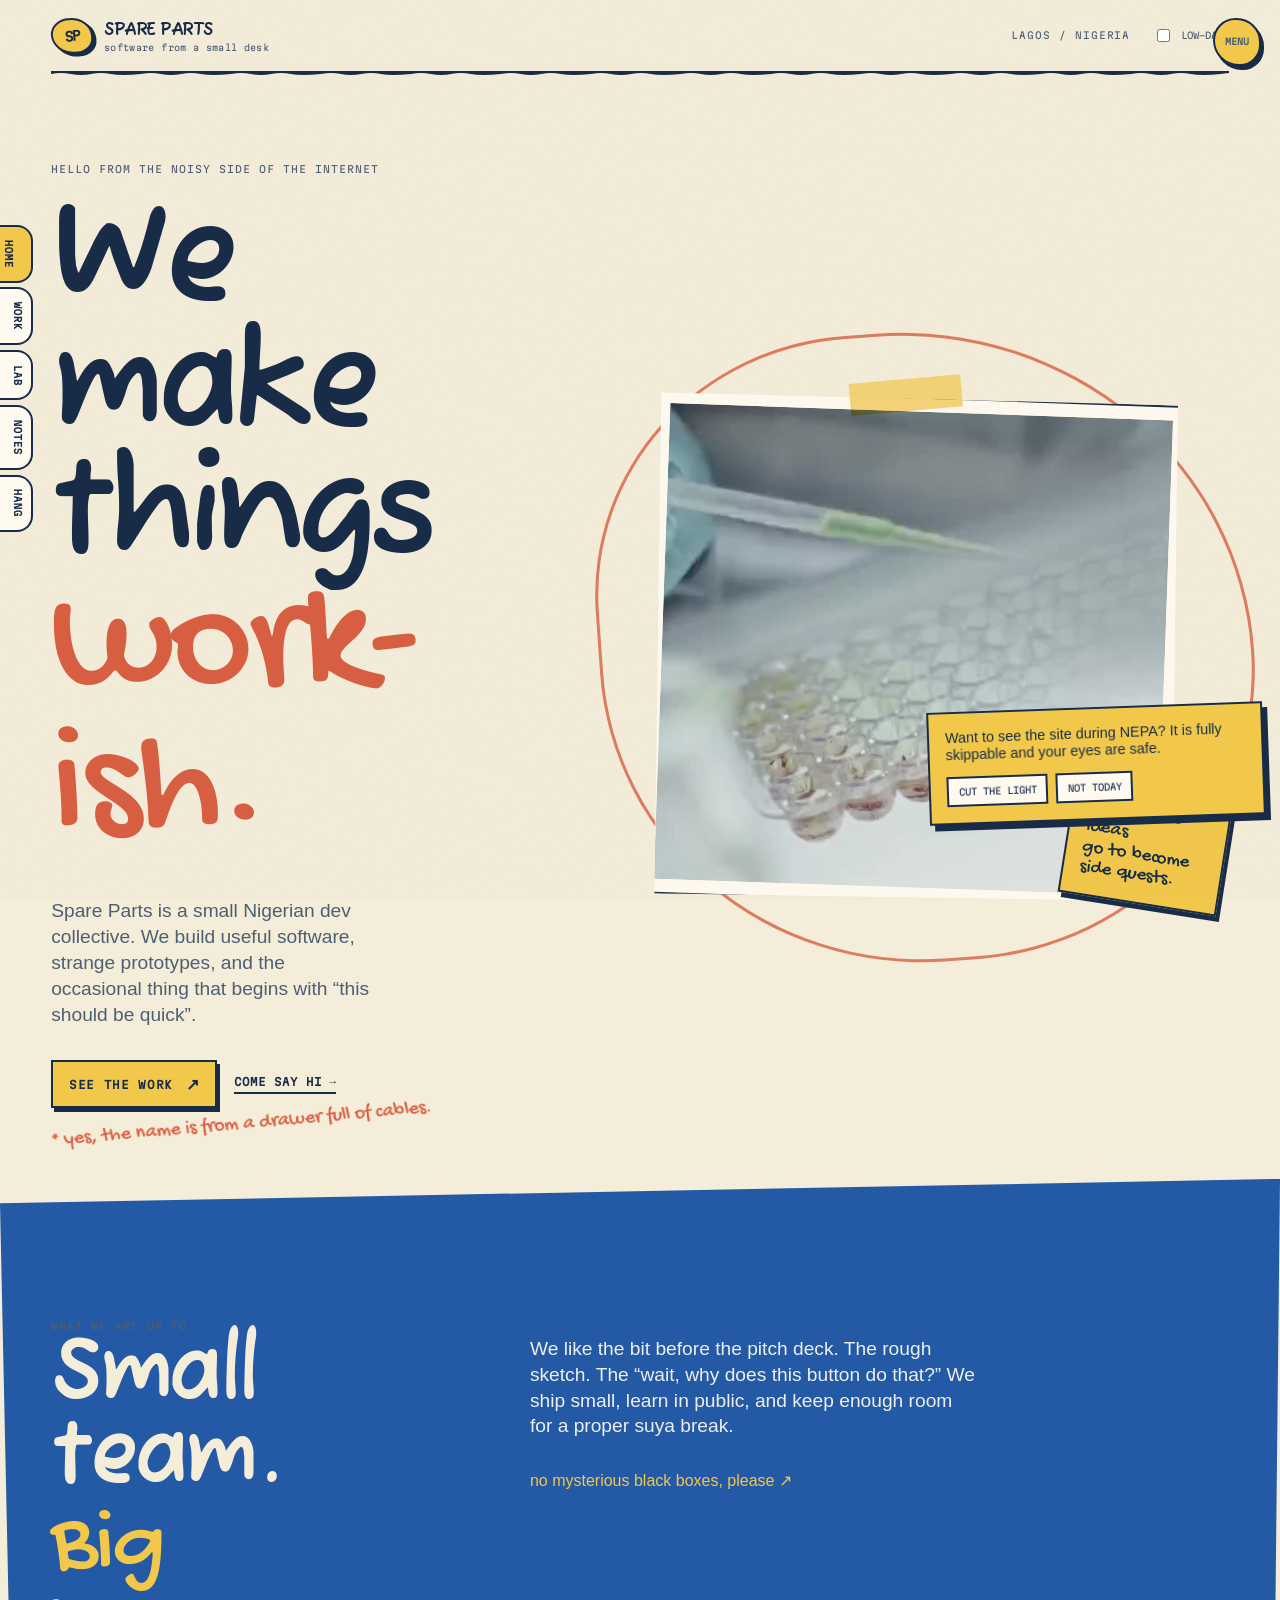
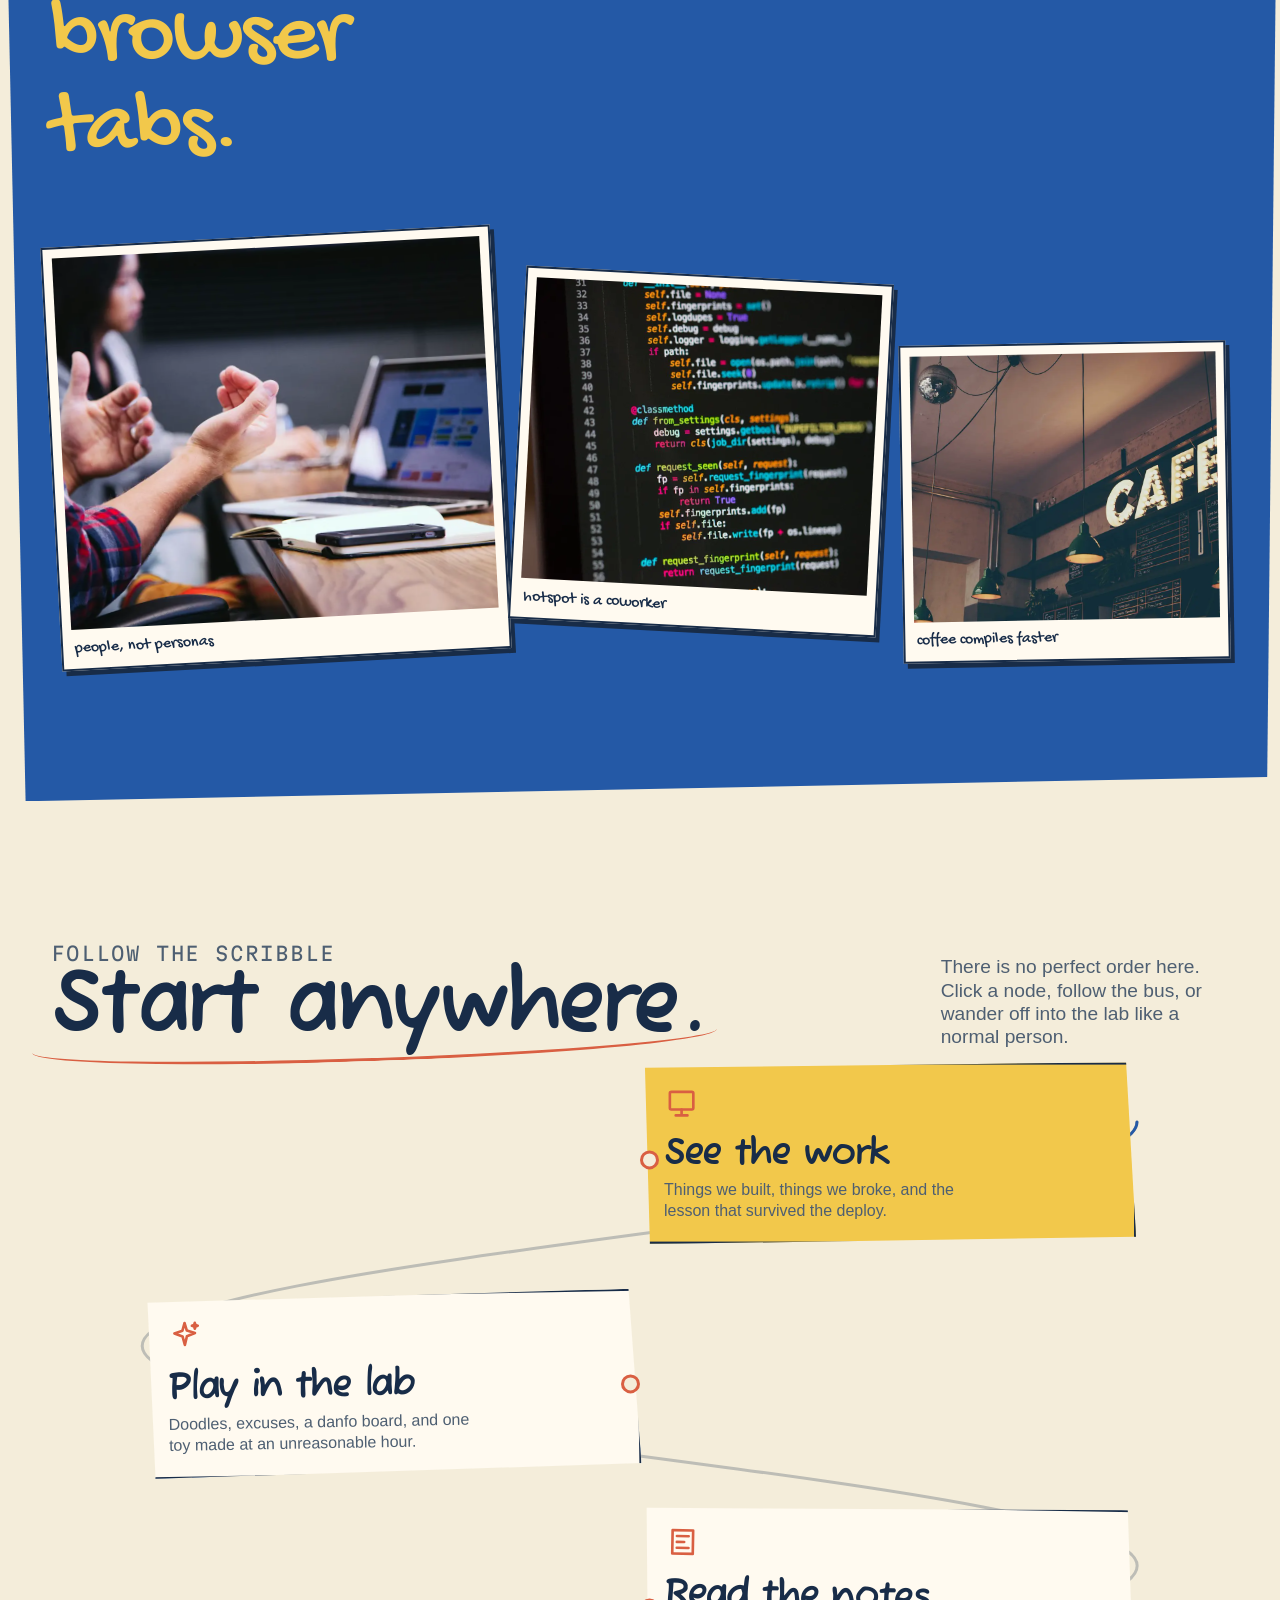
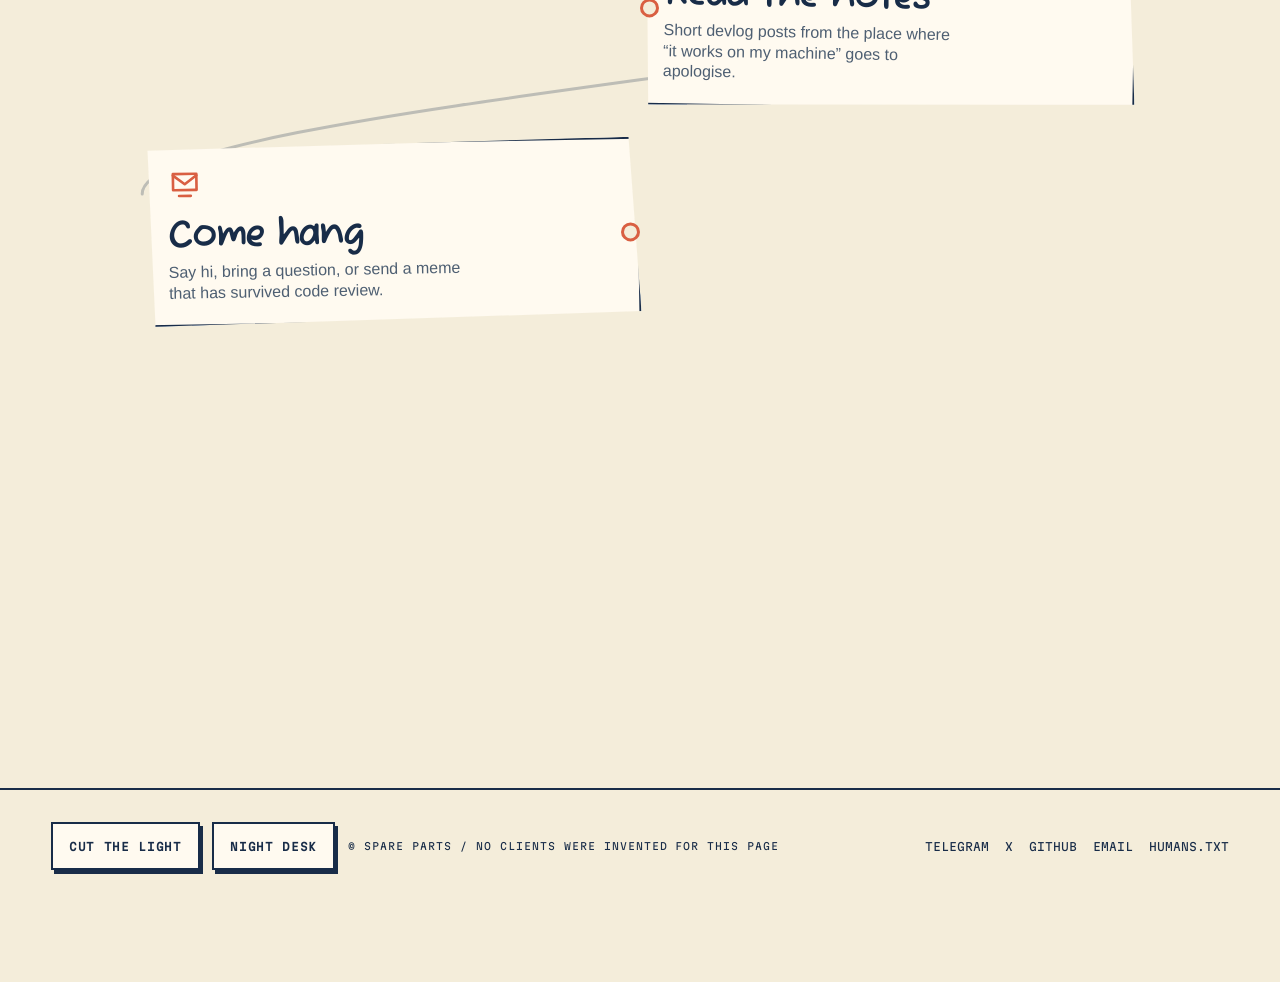
<file: index.html>
<!doctype html>
<html lang="en" data-page="home">
<head>
  <meta charset="utf-8">
  <meta name="viewport" content="width=device-width,initial-scale=1,viewport-fit=cover">

  <title>Spare Parts — a small dev collective</title>
  <meta name="description" content="Spare Parts is a small Nigerian dev collective making useful software and odd experiments.">
  <meta name="theme-color" content="#f5f1e8">
  <link rel="canonical" href="https://daddymaou.github.io/sparts/">

  <!-- Open Graph -->
  <meta property="og:type" content="website">
  <meta property="og:url" content="https://daddymaou.github.io/sparts/">
  <meta property="og:title" content="Spare Parts — software from a slightly messy desk">
  <meta property="og:description" content="A home on the internet for a small Nigerian dev collective.">
  <meta property="og:image" content="assets/media/photos/shared-table.webp">

  <!-- Twitter -->
  <meta name="twitter:card" content="summary_large_image">
  <meta name="twitter:title" content="Spare Parts — a small dev collective">
  <meta name="twitter:description" content="A home on the internet for a small Nigerian dev collective.">
  <meta name="twitter:image" content="assets/media/photos/shared-table.webp">

  <!-- Inline theme script — prevents flash of wrong theme -->
  <script>
    (function () {
      try {
        var KEY = "spare-parts:theme";
        var saved = localStorage.getItem(KEY);
        var system = matchMedia("(prefers-color-scheme: dark)").matches;
        var theme = (saved === "day" || saved === "night")
          ? saved
          : (system ? "night" : "day");
        document.documentElement.dataset.theme = theme;
        var meta = document.querySelector('meta[name="theme-color"]');
        if (meta) meta.setAttribute("content", theme === "night" ? "#0a0a0a" : "#f5f1e8");
        document.documentElement.classList.add("theme-ready");
      } catch (e) {}
    })();
  </script>

  <link rel="icon" href="assets/svg/mark.svg">
  <link rel="stylesheet" href="css/fonts.css">
  <link rel="stylesheet" href="css/tokens.css">
  <link rel="stylesheet" href="css/base.css">
  <link rel="stylesheet" href="css/layout.css">
  <link rel="stylesheet" href="css/components.css">
  <link rel="stylesheet" href="css/path.css">
  <link rel="stylesheet" href="css/nav.css">
  <link rel="stylesheet" href="css/doodles.css">

  <noscript>
    <style>
      .preloader { display: none !important; }
      .site-menu { display: none !important; }
      .data-media { display: none !important; }
    </style>
  </noscript>
</head>
<body>

  <svg class="svg-defs" aria-hidden="true" focusable="false" width="0" height="0" style="position:absolute">
    <defs>
      <filter id="roughen">
        <feTurbulence type="fractalNoise" baseFrequency=".025" numOctaves="2" result="noise"/>
        <feDisplacementMap in="SourceGraphic" in2="noise" scale="2"/>
      </filter>
    </defs>
  </svg>

  <div class="preloader" id="preloader" role="status" aria-live="polite">
    <div class="preloader__mark">SPARE PARTS</div>
    <p class="mono">booting the little desk</p>
  </div>

  <div class="site-grain" aria-hidden="true"></div>
  <a class="skip-link" href="#main">Skip to content</a>

  <header class="site-header">
    <a class="brand" href="index.html" aria-label="Spare Parts — home">
      <span class="brand-mark" aria-hidden="true">SP</span>
      <span>SPARE PARTS<small>software from a small desk</small></span>
    </a>
    <div class="header-aside">
      <span class="mono">LAGOS / NIGERIA</span>
      <label class="lowdata-control">
        <input id="lowDataToggle" type="checkbox">
        <span>low-data</span>
      </label>
      <button class="menu-button" id="menuButton" type="button"
              aria-expanded="false" aria-controls="siteMenu" aria-haspopup="true">
        menu
      </button>
    </div>
  </header>

  <nav class="tab-rail" aria-label="Main navigation">
    <a href="index.html" aria-current="page">home</a>
    <a href="work.html">work</a>
    <a href="lab.html">lab</a>
    <a href="notes.html">notes</a>
    <a href="hang.html">hang</a>
  </nav>

  <div class="site-menu" id="siteMenu" aria-hidden="true" role="dialog" aria-label="Site menu">
    <div class="site-menu__inner">
      <div>
        <p class="eyebrow">small dev collective / lagos</p>
        <p class="menu-intro">A desk, a few good people, and too many tabs open.</p>
      </div>
      <nav aria-label="Menu">
        <a href="index.html" aria-current="page">home</a>
        <a href="work.html">work</a>
        <a href="lab.html">lab</a>
        <a href="notes.html">notes</a>
        <a href="hang.html">hang</a>
      </nav>
      <div class="site-menu__footer">
        <span class="mono">built by humans / mostly after lunch</span>
        <a href="https://github.com/daddymaou/sparts" target="_blank" rel="noopener noreferrer">github ↗</a>
      </div>
    </div>
  </div>

  <main id="main" tabindex="-1">

    <!-- HERO -->
    <section class="container home-hero">
      <div class="home-hero__copy">
        <p class="eyebrow">hello from the noisy side of the internet</p>
        <h1>We make things <em>work-ish.</em></h1>
        <p class="body-copy">Spare Parts is a small Nigerian dev collective. We build useful software, strange prototypes, and the occasional thing that begins with “this should be quick”.</p>
        <div class="hero-actions">
          <a class="button button--primary magnetic" href="work.html">See the work <span aria-hidden="true">↗</span></a>
          <a class="text-link" href="hang.html">Come say hi <span aria-hidden="true">→</span></a>
        </div>
        <p class="margin-note">* yes, the name is from a drawer full of cables.</p>
      </div>
      <figure class="hero-photo">
        <div class="hero-photo__scribble"></div>
        <span class="hero-photo__tape"></span>
        <div class="hero-photo__frame">
          <video class="data-media"
                 data-src="assets/media/video/sorting-room.mp4"
                 poster="assets/media/posters/sorting-room.jpg"
                 muted loop playsinline preload="none"
                 aria-label="Muted video of a moving work surface">
            <noscript>
              <img src="assets/media/posters/sorting-room.jpg" alt="A moving work surface">
            </noscript>
          </video>
        </div>
        <figcaption class="hero-photo__note">the desk where<br>the sensible ideas<br>go to become side quests.</figcaption>
      </figure>
    </section>

    <!-- INTRO -->
    <section class="home-intro section-pad">
      <div class="container home-intro__grid">
        <div>
          <p class="eyebrow">what we are up to</p>
          <h2>Small team.<br><em>Big browser tabs.</em></h2>
        </div>
        <div class="home-intro__copy">
          <p class="body-copy">We like the bit before the pitch deck. The rough sketch. The “wait, why does this button do that?” We ship small, learn in public, and keep enough room for a proper suya break.</p>
          <p class="home-intro__scribble">no mysterious black boxes, please ↗</p>
        </div>
      </div>
      <div class="container home-media-strip">
        <figure>
          <img loading="lazy" src="assets/media/photos/shared-table.webp" width="1200" height="800" alt="People gathered around a shared work table">
          <figcaption>people, not personas</figcaption>
        </figure>
        <figure>
          <img loading="lazy" src="assets/media/photos/phone-hotspot.webp" width="1200" height="800" alt="A person working with a phone nearby">
          <figcaption>hotspot is a coworker</figcaption>
        </figure>
        <figure>
          <img loading="lazy" src="assets/media/photos/coffee-code.webp" width="1200" height="800" alt="Laptop and coffee on a desk">
          <figcaption>coffee compiles faster</figcaption>
        </figure>
      </div>
    </section>

    <!-- PATH / NODES -->
    <section class="container section-pad">
      <div class="page-hero__intro">
        <div>
          <p class="eyebrow">follow the scribble</p>
          <h2 class="scribble-underline">Start anywhere.</h2>
        </div>
        <p>There is no perfect order here. Click a node, follow the bus, or wander off into the lab like a normal person.</p>
      </div>

      <div class="path-wrap" id="pathWrap" tabindex="0" aria-label="Navigate the path">
        <svg class="path-svg" id="pathSvg" aria-hidden="true" focusable="false">
          <path class="path-line path-line--base" id="pathBase"></path>
          <path class="path-line path-line--progress" id="pathProgress"></path>
          <g class="path-bus" id="pathBus">
            <rect x="-18" y="-9" width="36" height="18" rx="4"></rect>
            <path d="M-11-3h4M-2-3h4M7-3h4M-12 7h4M8 7h4"></path>
            <circle cx="-9" cy="9" r="2.2"></circle>
            <circle cx="9" cy="9" r="2.2"></circle>
          </g>
        </svg>

        <div class="path-node" data-node="desk">
          <a class="path-node__card" href="work.html" aria-label="See the work">
            <div class="path-node__icon" aria-hidden="true">
              <svg viewBox="0 0 24 24"><rect x="4" y="5" width="16" height="12" rx="1"/><path d="M8 21h8M12 17v4"/></svg>
            </div>
            <h3>See the work</h3>
            <p>Things we built, things we broke, and the lesson that survived the deploy.</p>
          </a>
        </div>

        <div class="path-node" data-node="lab">
          <a class="path-node__card" href="lab.html" aria-label="Play in the lab">
            <div class="path-node__icon" aria-hidden="true">
              <svg viewBox="0 0 24 24"><path d="m12 3 1.5 5.2L19 10l-5.5 2.1L12 18l-1.5-5.9L5 10l5.5-1.8z"/><path d="m19 3 .5 1.5L21 5l-1.5.5L19 7l-.5-1.5L17 5l1.5-.5z"/></svg>
            </div>
            <h3>Play in the lab</h3>
            <p>Doodles, excuses, a danfo board, and one toy made at an unreasonable hour.</p>
          </a>
        </div>

        <div class="path-node" data-node="notes">
          <a class="path-node__card" href="notes.html" aria-label="Read the notes">
            <div class="path-node__icon" aria-hidden="true">
              <svg viewBox="0 0 24 24"><path d="M5 4h14v16H5z"/><path d="M8 8h8M8 12h5M8 16h8"/></svg>
            </div>
            <h3>Read the notes</h3>
            <p>Short devlog posts from the place where “it works on my machine” goes to apologise.</p>
          </a>
        </div>

        <div class="path-node" data-node="hang">
          <a class="path-node__card" href="hang.html" aria-label="Come hang">
            <div class="path-node__icon" aria-hidden="true">
              <svg viewBox="0 0 24 24"><path d="M4 5h16v11H4z"/><path d="m4 6 8 6 8-6M8 20h8"/></svg>
            </div>
            <h3>Come hang</h3>
            <p>Say hi, bring a question, or send a meme that has survived code review.</p>
          </a>
        </div>
      </div>
    </section>

  </main>

  <footer class="footer">
    <div class="footer__grid">
      <div class="footer__switches">
        <button class="button button--quiet" id="nepaToggle" type="button">cut the light</button>
        <button class="button button--quiet" id="themeToggle" type="button">night desk</button>
        <span class="mono">© spare parts / no clients were invented for this page</span>
      </div>
      <div class="footer__links">
        <a href="https://t.me/fwmaou" target="_blank" rel="noopener noreferrer">telegram</a>
        <a href="https://x.com/fwmaou" target="_blank" rel="noopener noreferrer">x</a>
        <a href="https://github.com/daddymaou/sparts" target="_blank" rel="noopener noreferrer">github</a>
        <a href="mailto:daddymaouu@gmail.com">email</a>
        <a href="humans.txt" rel="author">humans.txt</a>
      </div>
    </div>
  </footer>

  <script type="module" src="js/main.js"></script>
</body>
</html>
</file>
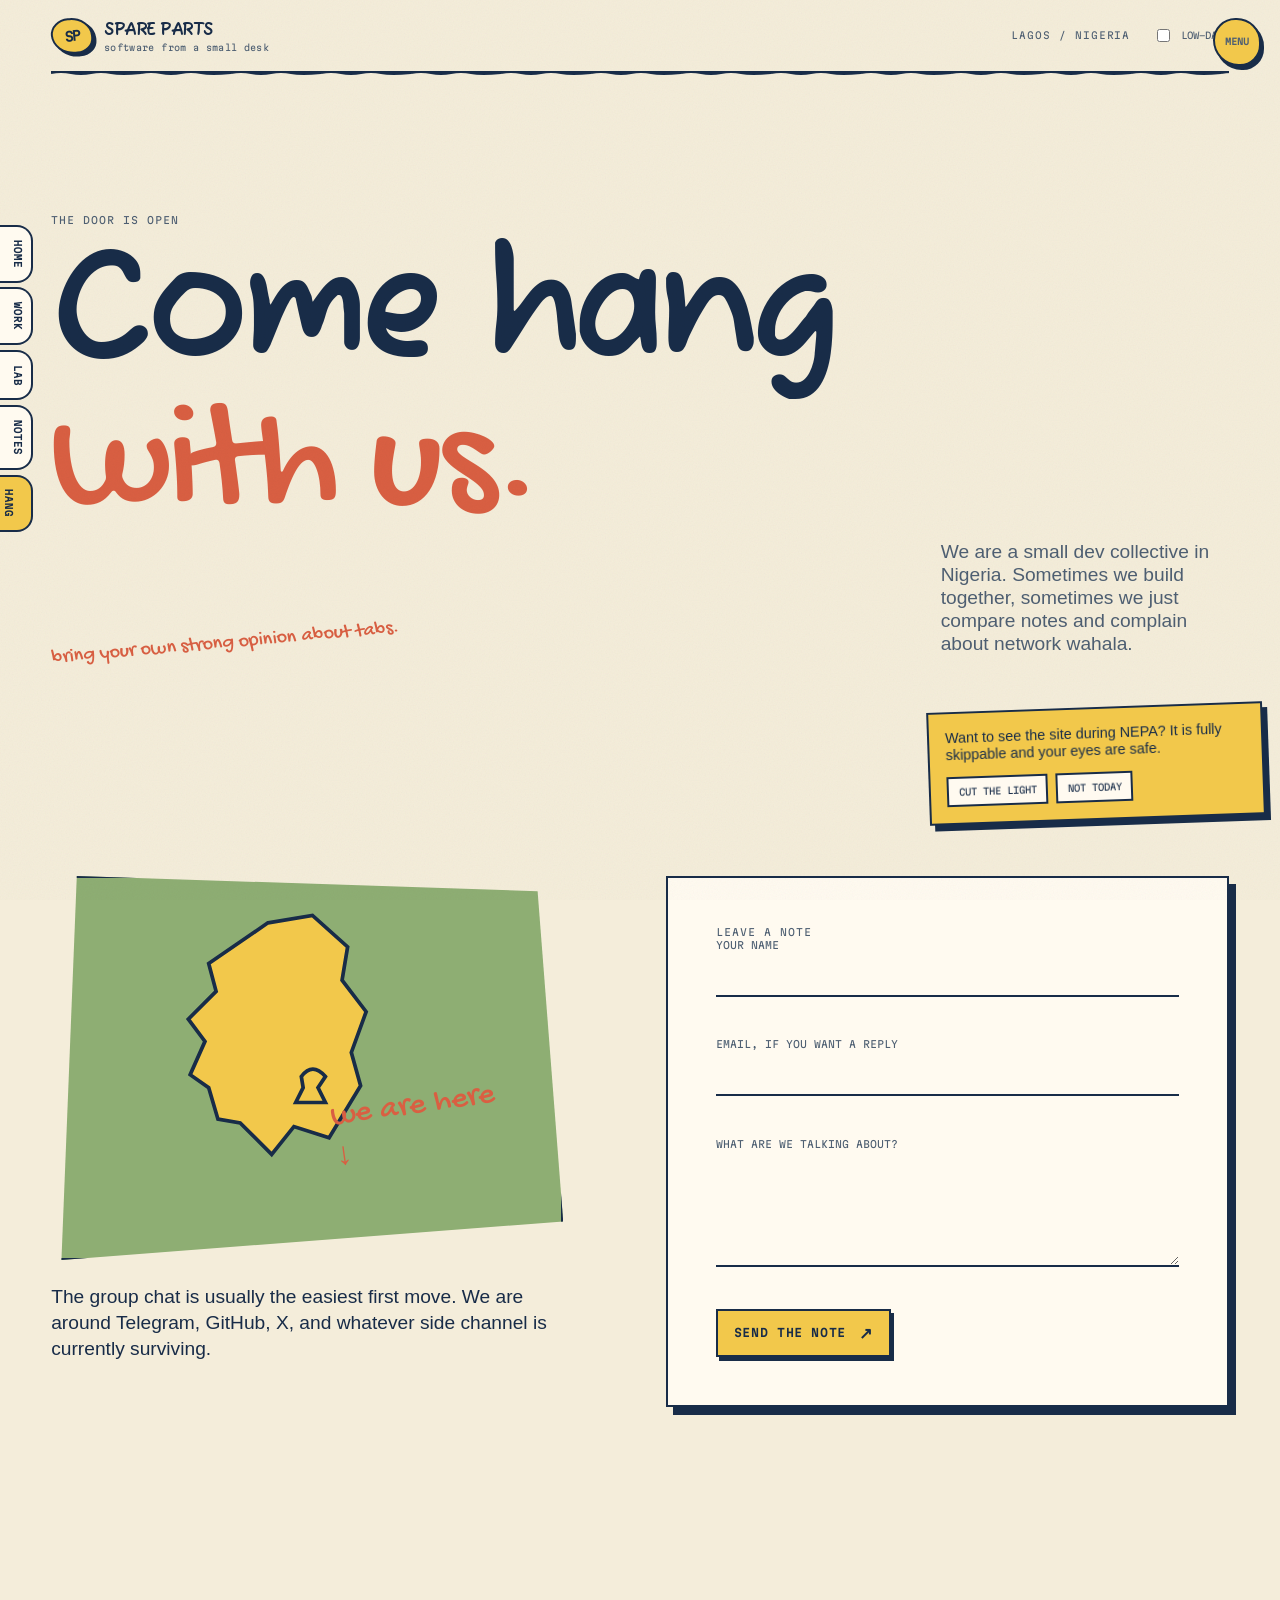
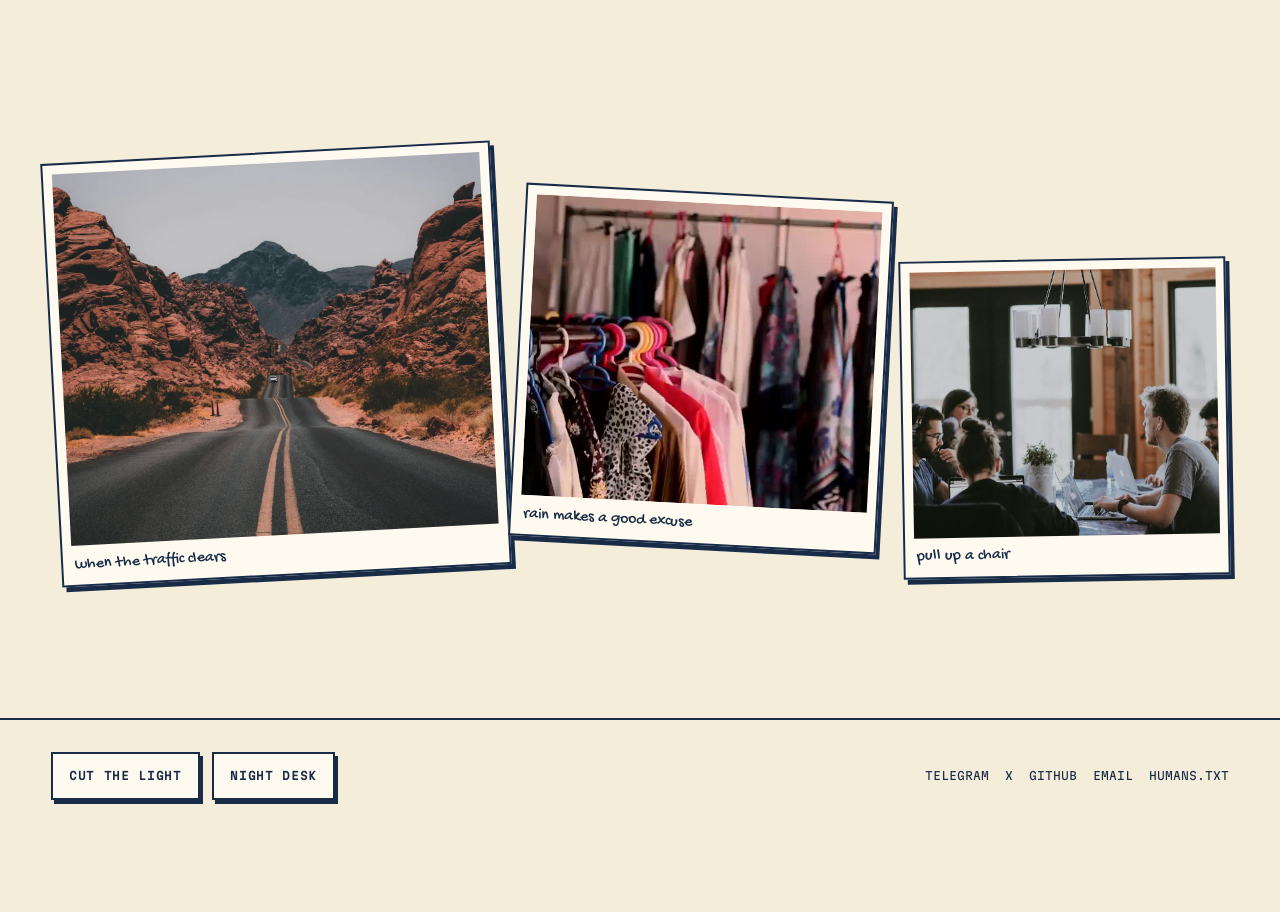
<file: hang.html>
<!doctype html>
<html lang="en" data-page="hang">
<head>
  <meta charset="utf-8">
  <meta name="viewport" content="width=device-width,initial-scale=1,viewport-fit=cover">

  <title>Hang — Spare Parts</title>
  <meta name="description" content="Say hi to Spare Parts, a small Nigerian dev collective.">
  <meta name="theme-color" content="#f5f1e8">
  <link rel="canonical" href="https://daddymaou.github.io/sparts/hang.html">

  <!-- Open Graph -->
  <meta property="og:type" content="website">
  <meta property="og:url" content="https://daddymaou.github.io/sparts/hang.html">
  <meta property="og:title" content="Hang — Spare Parts">
  <meta property="og:description" content="Say hi. Bring a question, or send a meme that survived code review.">
  <meta property="og:image" content="assets/media/photos/team-room.webp">

  <!-- Twitter -->
  <meta name="twitter:card" content="summary_large_image">
  <meta name="twitter:title" content="Hang — Spare Parts">
  <meta name="twitter:description" content="Say hi. Bring a question, or send a meme that survived code review.">
  <meta name="twitter:image" content="assets/media/photos/team-room.webp">

  <!-- Inline theme script — prevents flash of wrong theme -->
  <script>
    (function () {
      try {
        var KEY = "spare-parts:theme";
        var saved = localStorage.getItem(KEY);
        var system = matchMedia("(prefers-color-scheme: dark)").matches;
        var theme = (saved === "day" || saved === "night")
          ? saved
          : (system ? "night" : "day");
        document.documentElement.dataset.theme = theme;
        var meta = document.querySelector('meta[name="theme-color"]');
        if (meta) meta.setAttribute("content", theme === "night" ? "#0a0a0a" : "#f5f1e8");
        document.documentElement.classList.add("theme-ready");
      } catch (e) {}
    })();
  </script>

  <link rel="icon" href="assets/svg/mark.svg">
  <link rel="stylesheet" href="css/fonts.css">
  <link rel="stylesheet" href="css/tokens.css">
  <link rel="stylesheet" href="css/base.css">
  <link rel="stylesheet" href="css/layout.css">
  <link rel="stylesheet" href="css/components.css">
  <link rel="stylesheet" href="css/path.css">
  <link rel="stylesheet" href="css/nav.css">
  <link rel="stylesheet" href="css/doodles.css">

  <noscript>
    <style>
      .preloader { display: none !important; }
      .site-menu { display: none !important; }
      .data-media { display: none !important; }
    </style>
  </noscript>
</head>
<body>

  <svg class="svg-defs" aria-hidden="true" focusable="false" width="0" height="0" style="position:absolute">
    <defs>
      <filter id="roughen">
        <feTurbulence type="fractalNoise" baseFrequency=".025" numOctaves="2" result="noise"/>
        <feDisplacementMap in="SourceGraphic" in2="noise" scale="2"/>
      </filter>
    </defs>
  </svg>

  <div class="preloader" id="preloader" role="status" aria-live="polite">
    <div class="preloader__mark">COME HANG</div>
    <p class="mono">checking the hotspot</p>
  </div>

  <div class="site-grain" aria-hidden="true"></div>
  <a class="skip-link" href="#main">Skip to content</a>

  <header class="site-header">
    <a class="brand" href="index.html" aria-label="Spare Parts — home">
      <span class="brand-mark" aria-hidden="true">SP</span>
      <span>SPARE PARTS<small>software from a small desk</small></span>
    </a>
    <div class="header-aside">
      <span class="mono">LAGOS / NIGERIA</span>
      <label class="lowdata-control">
        <input id="lowDataToggle" type="checkbox">
        <span>low-data</span>
      </label>
      <button class="menu-button" id="menuButton" type="button"
              aria-expanded="false" aria-controls="siteMenu" aria-haspopup="true">
        menu
      </button>
    </div>
  </header>

  <nav class="tab-rail" aria-label="Main navigation">
    <a href="index.html">home</a>
    <a href="work.html">work</a>
    <a href="lab.html">lab</a>
    <a href="notes.html">notes</a>
    <a href="hang.html" aria-current="page">hang</a>
  </nav>

  <div class="site-menu" id="siteMenu" aria-hidden="true" role="dialog" aria-label="Site menu">
    <div class="site-menu__inner">
      <div>
        <p class="eyebrow">small dev collective / lagos</p>
        <p class="menu-intro">A desk, a few good people, and too many tabs open.</p>
      </div>
      <nav aria-label="Menu">
        <a href="index.html">home</a>
        <a href="work.html">work</a>
        <a href="lab.html">lab</a>
        <a href="notes.html">notes</a>
        <a href="hang.html" aria-current="page">hang</a>
      </nav>
      <div class="site-menu__footer">
        <span class="mono">built by humans / mostly after lunch</span>
        <a href="https://github.com/daddymaou/sparts" target="_blank" rel="noopener noreferrer">github ↗</a>
      </div>
    </div>
  </div>

  <main id="main" tabindex="-1">

    <!-- PAGE HERO -->
    <section class="container page-hero">
      <p class="eyebrow">the door is open</p>
      <h1>Come hang<br><em>with us.</em></h1>
      <div class="page-hero__intro">
        <span class="margin-note">bring your own strong opinion about tabs.</span>
        <p>We are a small dev collective in Nigeria. Sometimes we build together, sometimes we just compare notes and complain about network wahala.</p>
      </div>
    </section>

    <!-- MAP + FORM -->
    <section class="container section-pad">
      <div class="hang-grid">

        <div>
          <div class="map-doodle">
            <svg viewBox="0 0 100 160" role="img" aria-labelledby="mapTitle">
              <title id="mapTitle">Hand-drawn map-like shape of Nigeria</title>
              <path aria-hidden="true" d="M29 8 53 4l19 17-3 18 13 17-8 22 5 18-17 28-19-6-12 15-17-17-12-2-5-17-10-7 8-18-9-12 15-15-4-15z"/>
              <path aria-hidden="true" d="M47 91q6-8 13 0l-4 6 4 8H44l4-8z"/>
            </svg>
            <span class="map-doodle__pin" aria-hidden="true">we are here<br>↓</span>
          </div>
          <p class="body-copy map-note">
            The group chat is usually the easiest first move. We are around Telegram, GitHub, X, and whatever side channel is currently surviving.
          </p>
        </div>

        <form class="contact-form" id="contactForm" novalidate>
          <p class="eyebrow" id="contactHeading">leave a note</p>

          <div class="field">
            <label for="contactName">your name</label>
            <input id="contactName"
                   name="name"
                   type="text"
                   required
                   autocomplete="name"
                   aria-required="true"
                   aria-describedby="contactNameError">
            <small id="contactNameError" data-error-for="contactName" role="alert" aria-live="polite"></small>
          </div>

          <div class="field">
            <label for="contactEmail">email, if you want a reply</label>
            <input id="contactEmail"
                   name="email"
                   type="email"
                   autocomplete="email"
                   aria-describedby="contactEmailError">
            <small id="contactEmailError" data-error-for="contactEmail" role="alert" aria-live="polite"></small>
          </div>

          <div class="field">
            <label for="contactMessage">what are we talking about?</label>
            <textarea id="contactMessage"
                      name="message"
                      rows="5"
                      required
                      maxlength="2000"
                      aria-required="true"
                      aria-describedby="contactMessageError"></textarea>
            <small id="contactMessageError" data-error-for="contactMessage" role="alert" aria-live="polite"></small>
          </div>

          <button class="button button--primary" type="submit">
            send the note <span aria-hidden="true">↗</span>
          </button>

          <!-- Channel picker — revealed after a valid submit -->
          <div class="contact-channels" id="contactChannels" hidden>
            <p class="eyebrow">pick a channel</p>
            <div class="contact-channels__row">
              <a class="contact-channel" id="channelWhatsApp" target="_blank" rel="noopener noreferrer">
                <span class="contact-channel__icon" aria-hidden="true">💬</span>
                <span>WhatsApp</span>
              </a>
              <a class="contact-channel" id="channelTelegram" target="_blank" rel="noopener noreferrer">
                <span class="contact-channel__icon" aria-hidden="true">✈️</span>
                <span>Telegram</span>
              </a>
              <a class="contact-channel" id="channelX" target="_blank" rel="noopener noreferrer">
                <span class="contact-channel__icon" aria-hidden="true">𝕏</span>
                <span>X</span>
              </a>
              <a class="contact-channel" id="channelEmail">
                <span class="contact-channel__icon" aria-hidden="true">✉️</span>
                <span>Email</span>
              </a>
            </div>
            <p class="margin-note">no backend here — pick where you want the note to land.</p>
          </div>

          <noscript>
            <p class="mono">
              This form needs JavaScript. You can also reach us on
              <a href="https://t.me/fwmaou" target="_blank" rel="noopener noreferrer">Telegram</a>.
            </p>
          </noscript>
        </form>

      </div>
    </section>

    <!-- MEDIA STRIP -->
    <section class="container section-pad">
      <div class="home-media-strip">

        <figure>
          <img loading="lazy"
               src="assets/media/photos/street-light.webp"
               width="1200" height="800"
               alt="City street lights">
          <figcaption>when the traffic clears</figcaption>
        </figure>

        <figure>
          <video class="data-media"
                 data-src="assets/media/video/night-window.mp4"
                 poster="assets/media/posters/night-window.jpg"
                 muted loop playsinline preload="none"
                 aria-label="Night scene through a window">
            <noscript>
              <img src="assets/media/posters/night-window.jpg" alt="Night scene through a window">
            </noscript>
          </video>
          <figcaption>rain makes a good excuse</figcaption>
        </figure>

        <figure>
          <img loading="lazy"
               src="assets/media/photos/team-room.webp"
               width="1200" height="800"
               alt="People working together indoors">
          <figcaption>pull up a chair</figcaption>
        </figure>

      </div>
    </section>

  </main>

  <footer class="footer">
    <div class="footer__grid">
      <div class="footer__switches">
        <button class="button button--quiet" id="nepaToggle" type="button">cut the light</button>
        <button class="button button--quiet" id="themeToggle" type="button">night desk</button>
      </div>
      <div class="footer__links">
        <a href="https://t.me/fwmaou" target="_blank" rel="noopener noreferrer">telegram</a>
        <a href="https://x.com/fwmaou" target="_blank" rel="noopener noreferrer">x</a>
        <a href="https://github.com/daddymaou/sparts" target="_blank" rel="noopener noreferrer">github</a>
        <a href="mailto:daddymaouu@gmail.com">email</a>
        <a href="humans.txt" rel="author">humans.txt</a>
      </div>
    </div>
  </footer>

  <script type="module" src="js/main.js"></script>
</body>
</html>
</file>
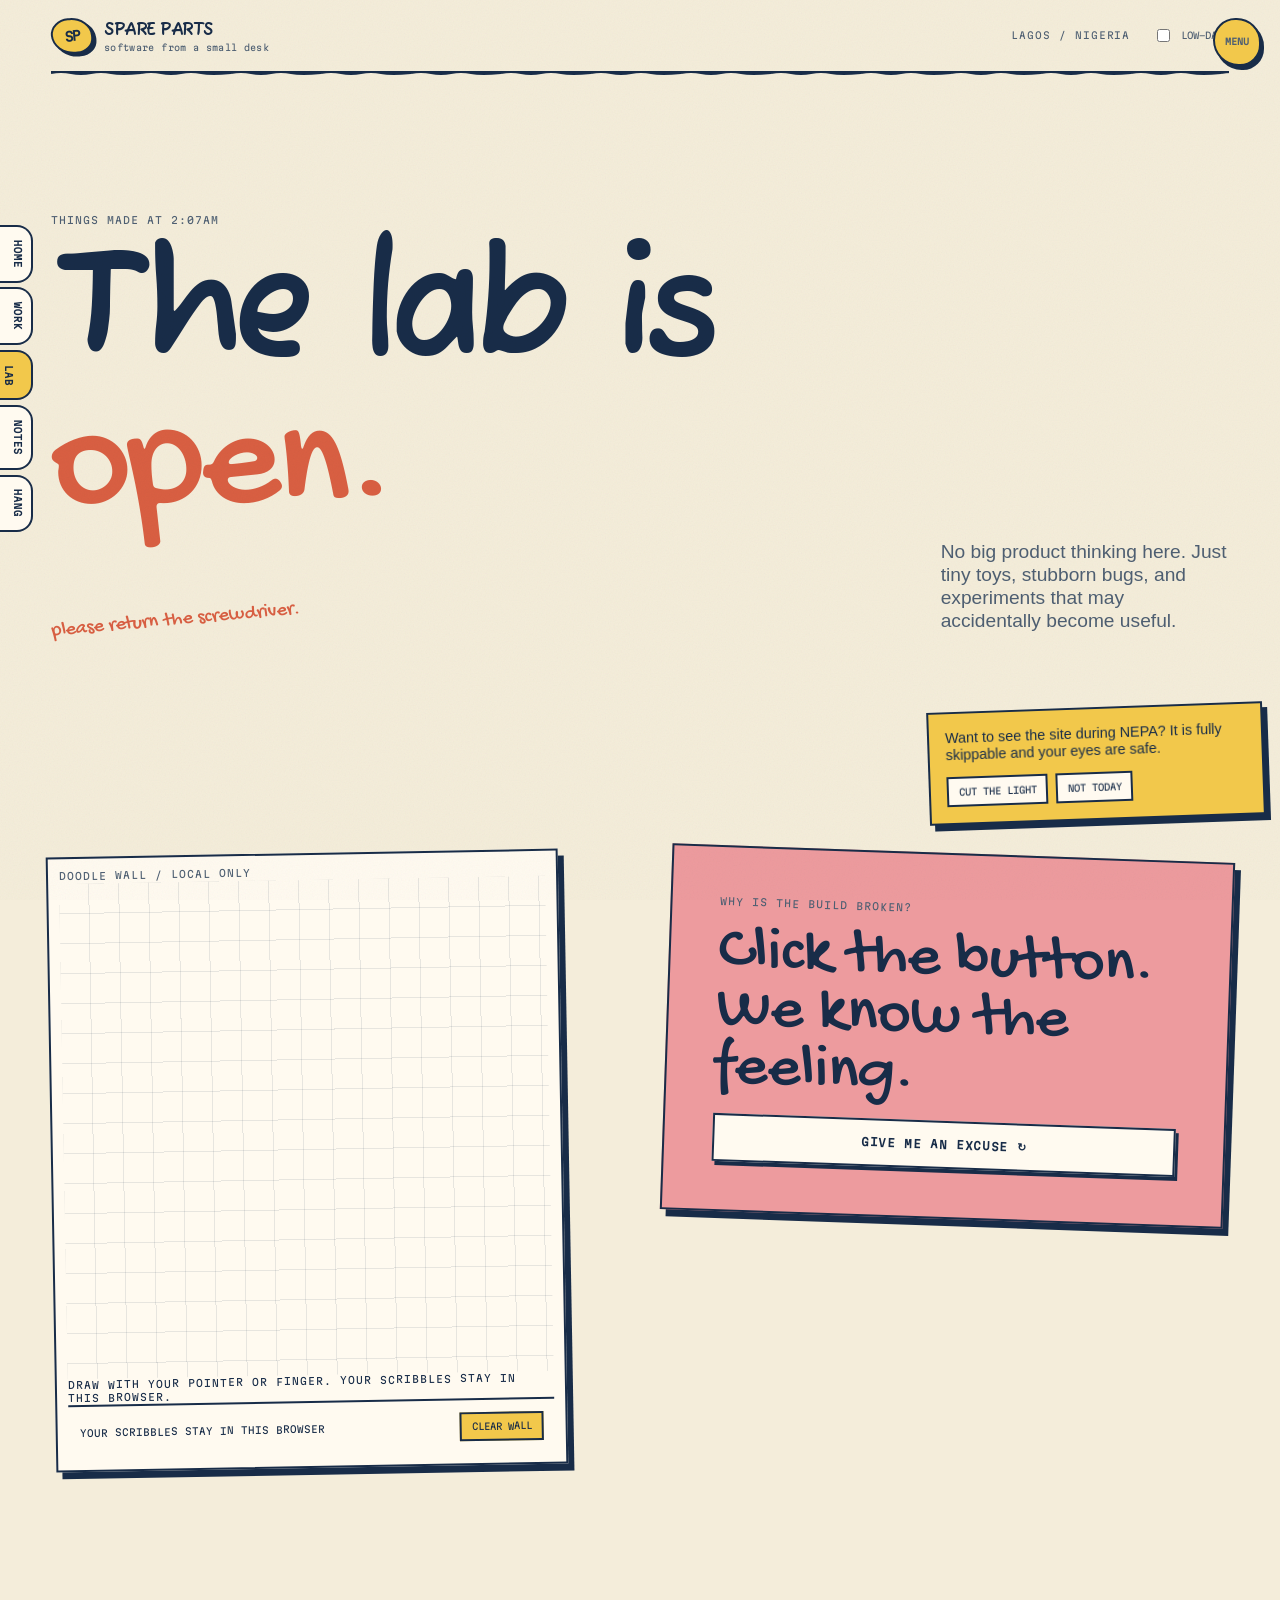
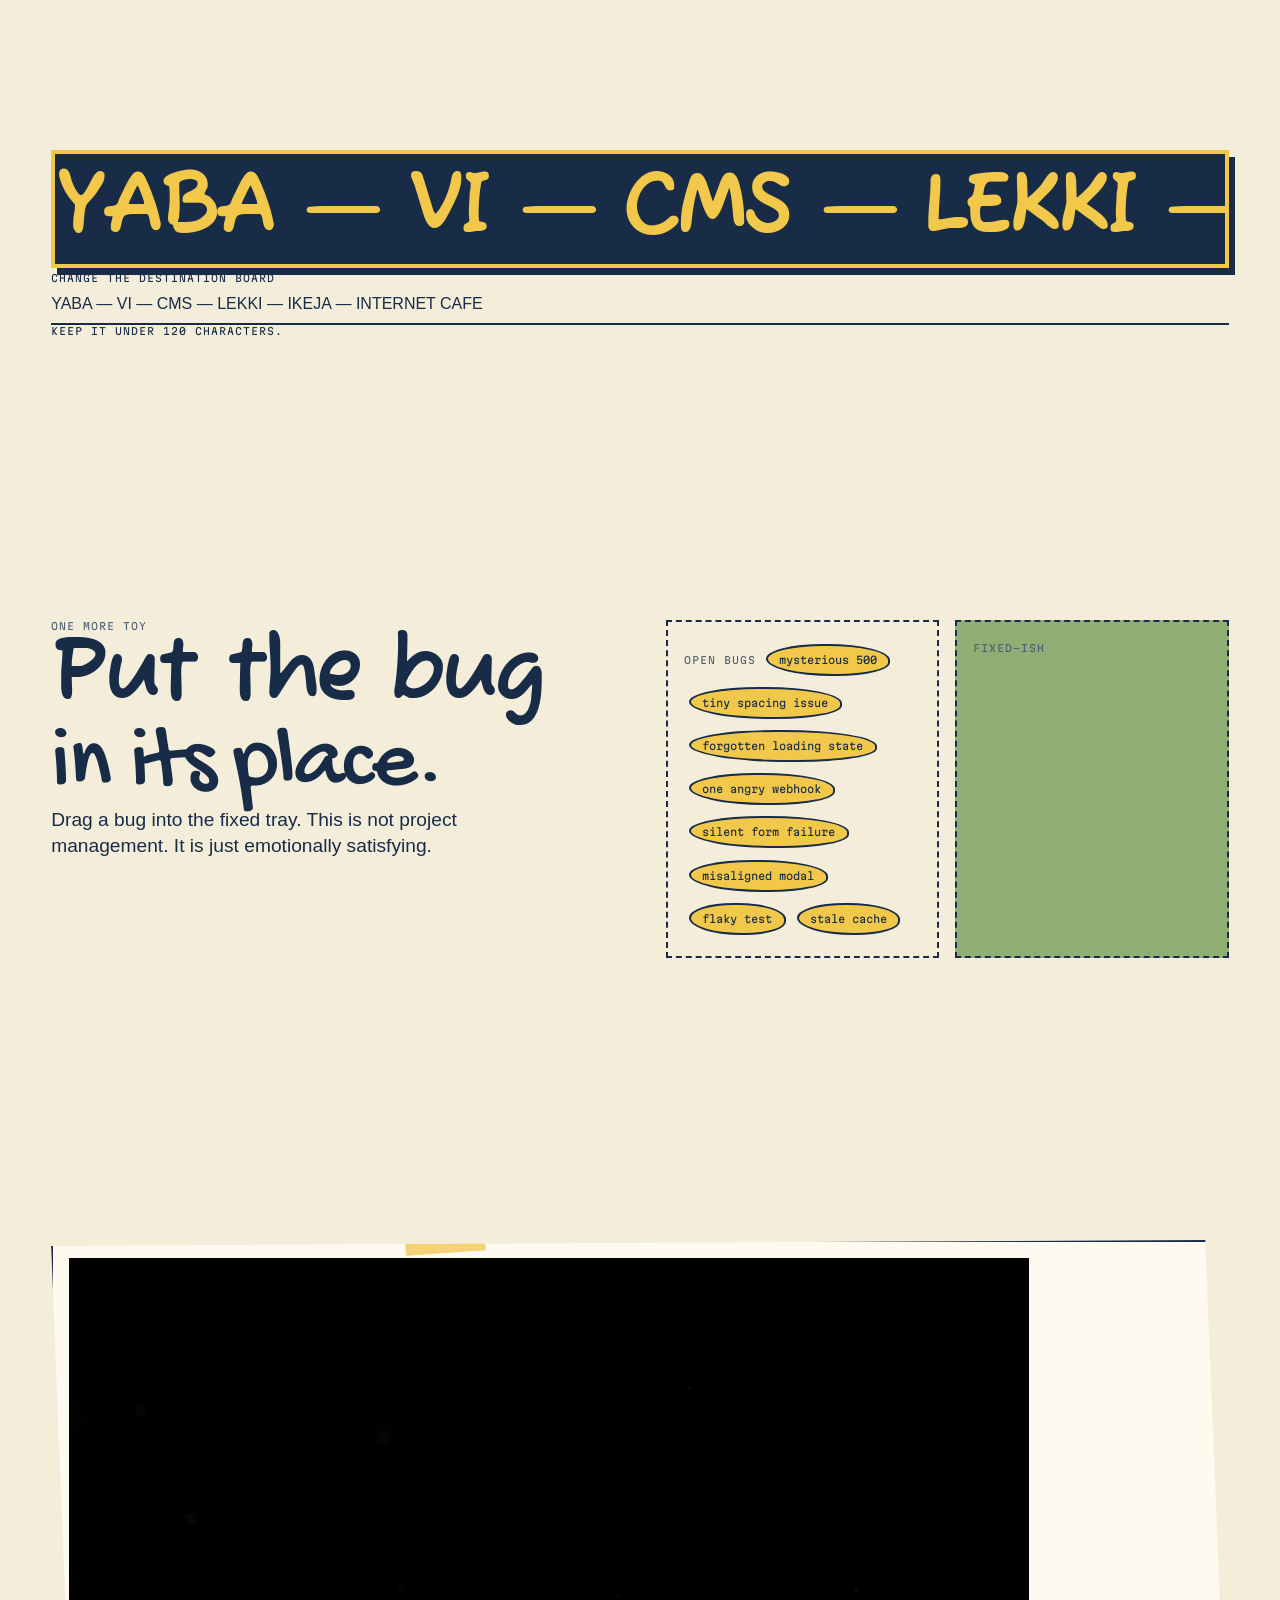
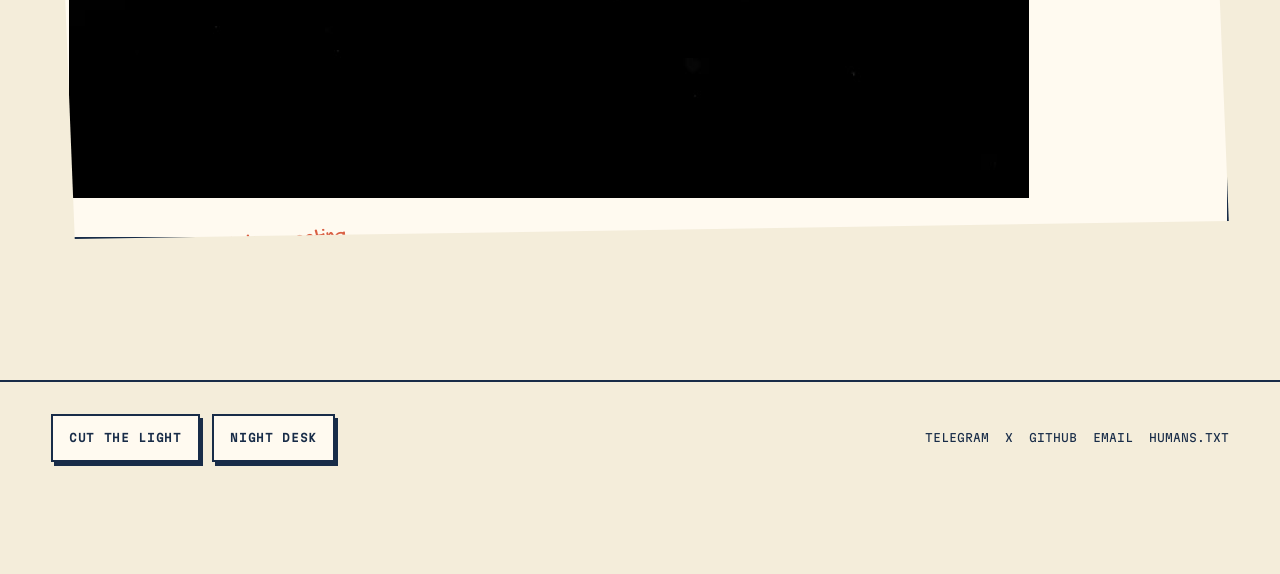
<file: lab.html>
<!doctype html>
<html lang="en" data-page="lab">
<head>
  <meta charset="utf-8">
  <meta name="viewport" content="width=device-width,initial-scale=1,viewport-fit=cover">

  <title>Lab — Spare Parts</title>
  <meta name="description" content="The Spare Parts lab: doodles, excuses, danfo destinations and late-night experiments.">
  <meta name="theme-color" content="#f5f1e8">
  <link rel="canonical" href="https://daddymaou.github.io/sparts/lab.html">

  <!-- Open Graph -->
  <meta property="og:type" content="website">
  <meta property="og:url" content="https://daddymaou.github.io/sparts/lab.html">
  <meta property="og:title" content="Lab — Spare Parts">
  <meta property="og:description" content="Tiny toys, stubborn bugs, and experiments made at 2:07am.">
  <meta property="og:image" content="assets/media/posters/desk-hands.jpg">

  <!-- Twitter -->
  <meta name="twitter:card" content="summary_large_image">
  <meta name="twitter:title" content="Lab — Spare Parts">
  <meta name="twitter:description" content="Tiny toys, stubborn bugs, and experiments made at 2:07am.">
  <meta name="twitter:image" content="assets/media/posters/desk-hands.jpg">

  <!-- Inline theme script — prevents flash of wrong theme -->
  <script>
    (function () {
      try {
        var KEY = "spare-parts:theme";
        var saved = localStorage.getItem(KEY);
        var system = matchMedia("(prefers-color-scheme: dark)").matches;
        var theme = (saved === "day" || saved === "night")
          ? saved
          : (system ? "night" : "day");
        document.documentElement.dataset.theme = theme;
        var meta = document.querySelector('meta[name="theme-color"]');
        if (meta) meta.setAttribute("content", theme === "night" ? "#0a0a0a" : "#f5f1e8");
        document.documentElement.classList.add("theme-ready");
      } catch (e) {}
    })();
  </script>

  <link rel="icon" href="assets/svg/mark.svg">
  <link rel="stylesheet" href="css/fonts.css">
  <link rel="stylesheet" href="css/tokens.css">
  <link rel="stylesheet" href="css/base.css">
  <link rel="stylesheet" href="css/layout.css">
  <link rel="stylesheet" href="css/components.css">
  <link rel="stylesheet" href="css/path.css">
  <link rel="stylesheet" href="css/nav.css">
  <link rel="stylesheet" href="css/doodles.css">

  <noscript>
    <style>
      .preloader { display: none !important; }
      .site-menu { display: none !important; }
      .data-media { display: none !important; }
    </style>
  </noscript>
</head>
<body>

  <svg class="svg-defs" aria-hidden="true" focusable="false" width="0" height="0" style="position:absolute">
    <defs>
      <filter id="roughen">
        <feTurbulence type="fractalNoise" baseFrequency=".025" numOctaves="2" result="noise"/>
        <feDisplacementMap in="SourceGraphic" in2="noise" scale="2"/>
      </filter>
    </defs>
  </svg>

  <div class="preloader" id="preloader" role="status" aria-live="polite">
    <div class="preloader__mark">THE LAB</div>
    <p class="mono">do not touch the red button</p>
  </div>

  <div class="site-grain" aria-hidden="true"></div>
  <a class="skip-link" href="#main">Skip to content</a>

  <header class="site-header">
    <a class="brand" href="index.html" aria-label="Spare Parts — home">
      <span class="brand-mark" aria-hidden="true">SP</span>
      <span>SPARE PARTS<small>software from a small desk</small></span>
    </a>
    <div class="header-aside">
      <span class="mono">LAGOS / NIGERIA</span>
      <label class="lowdata-control">
        <input id="lowDataToggle" type="checkbox">
        <span>low-data</span>
      </label>
      <button class="menu-button" id="menuButton" type="button"
              aria-expanded="false" aria-controls="siteMenu" aria-haspopup="true">
        menu
      </button>
    </div>
  </header>

  <nav class="tab-rail" aria-label="Main navigation">
    <a href="index.html">home</a>
    <a href="work.html">work</a>
    <a href="lab.html" aria-current="page">lab</a>
    <a href="notes.html">notes</a>
    <a href="hang.html">hang</a>
  </nav>

  <div class="site-menu" id="siteMenu" aria-hidden="true" role="dialog" aria-label="Site menu">
    <div class="site-menu__inner">
      <div>
        <p class="eyebrow">small dev collective / lagos</p>
        <p class="menu-intro">A desk, a few good people, and too many tabs open.</p>
      </div>
      <nav aria-label="Menu">
        <a href="index.html">home</a>
        <a href="work.html">work</a>
        <a href="lab.html" aria-current="page">lab</a>
        <a href="notes.html">notes</a>
        <a href="hang.html">hang</a>
      </nav>
      <div class="site-menu__footer">
        <span class="mono">built by humans / mostly after lunch</span>
        <a href="https://github.com/daddymaou/sparts" target="_blank" rel="noopener noreferrer">github ↗</a>
      </div>
    </div>
  </div>

  <main id="main" tabindex="-1">

    <!-- PAGE HERO -->
    <section class="container page-hero">
      <p class="eyebrow">things made at 2:07am</p>
      <h1>The lab is<br><em>open.</em></h1>
      <div class="page-hero__intro">
        <span class="margin-note">please return the screwdriver.</span>
        <p>No big product thinking here. Just tiny toys, stubborn bugs, and experiments that may accidentally become useful.</p>
      </div>
    </section>

    <!-- DOODLE WALL + EXCUSE BOX -->
    <section class="container section-pad">
      <div class="hang-grid">

        <div class="doodle-wall">
          <p class="eyebrow" id="doodleLabel">doodle wall / local only</p>
          <canvas id="doodleCanvas"
                  width="800" height="500"
                  role="img"
                  aria-labelledby="doodleLabel"
                  aria-describedby="doodleHelp">
            Your browser does not support the canvas element.
          </canvas>
          <p id="doodleHelp" class="mono">
            Draw with your pointer or finger. Your scribbles stay in this browser.
          </p>
          <div class="toy-toolbar">
            <span>your scribbles stay in this browser</span>
            <button id="clearDoodle" type="button">clear wall</button>
          </div>
        </div>

        <div class="excuse-box">
          <span class="eyebrow">why is the build broken?</span>
          <p id="excuseText" aria-live="polite">Click the button. We know the feeling.</p>
          <button class="button button--quiet" id="excuseButton" type="button">give me an excuse ↻</button>
        </div>

      </div>
    </section>

    <!-- DANFO BOARD -->
    <section class="container section-pad">
      <div class="danfo-board">
        <div class="danfo-marquee" id="danfoMarquee" aria-hidden="true">
          YABA — VI — CMS — LEKKI — IKEJA — INTERNET CAFE — YABA — VI — CMS — LEKKI — IKEJA — INTERNET CAFE —
        </div>
      </div>
      <label class="mono danfo-label" for="danfoInput">Change the destination board</label>
      <input class="danfo-input"
             id="danfoInput"
             type="text"
             maxlength="120"
             value="YABA — VI — CMS — LEKKI — IKEJA — INTERNET CAFE"
             aria-describedby="danfoHelp">
      <p id="danfoHelp" class="mono">Keep it under 120 characters.</p>
    </section>

    <!-- BUG TOY -->
    <section class="container section-pad">
      <div class="hang-grid">
        <div>
          <p class="eyebrow">one more toy</p>
          <h2>Put the bug<br><em>in its place.</em></h2>
          <p class="body-copy bug-intro">Drag a bug into the fixed tray. This is not project management. It is just emotionally satisfying.</p>
        </div>
        <div class="bug-toy">
          <div class="bug-pile" id="bugPile" role="list" aria-label="Open bugs">
            <span class="eyebrow">open bugs</span>
            <noscript><p class="mono">Enable JavaScript to play.</p></noscript>
          </div>
          <div class="bug-tray" id="bugTray" role="list" aria-label="Fixed-ish bugs">
            <span class="eyebrow">fixed-ish</span>
          </div>
        </div>
      </div>
    </section>

    <!-- TAPE CARD VIDEO -->
    <section class="container section-pad">
      <div class="tape-card">
        <video class="data-media"
               data-src="assets/media/video/desk-hands.mp4"
               poster="assets/media/posters/desk-hands.jpg"
               muted loop playsinline preload="none"
               aria-label="Hands working at a desk">
          <noscript>
            <img src="assets/media/posters/desk-hands.jpg" alt="Hands working at a desk">
          </noscript>
        </video>
        <p class="margin-note">sometimes the bug is the meeting.</p>
      </div>
    </section>

  </main>

  <footer class="footer">
    <div class="footer__grid">
      <div class="footer__switches">
        <button class="button button--quiet" id="nepaToggle" type="button">cut the light</button>
        <button class="button button--quiet" id="themeToggle" type="button">night desk</button>
      </div>
      <div class="footer__links">
        <a href="https://t.me/fwmaou" target="_blank" rel="noopener noreferrer">telegram</a>
        <a href="https://x.com/fwmaou" target="_blank" rel="noopener noreferrer">x</a>
        <a href="https://github.com/daddymaou/sparts" target="_blank" rel="noopener noreferrer">github</a>
        <a href="mailto:daddymaouu@gmail.com">email</a>
        <a href="humans.txt" rel="author">humans.txt</a>
      </div>
    </div>
  </footer>

  <script type="module" src="js/main.js"></script>
</body>
</html>
</file>
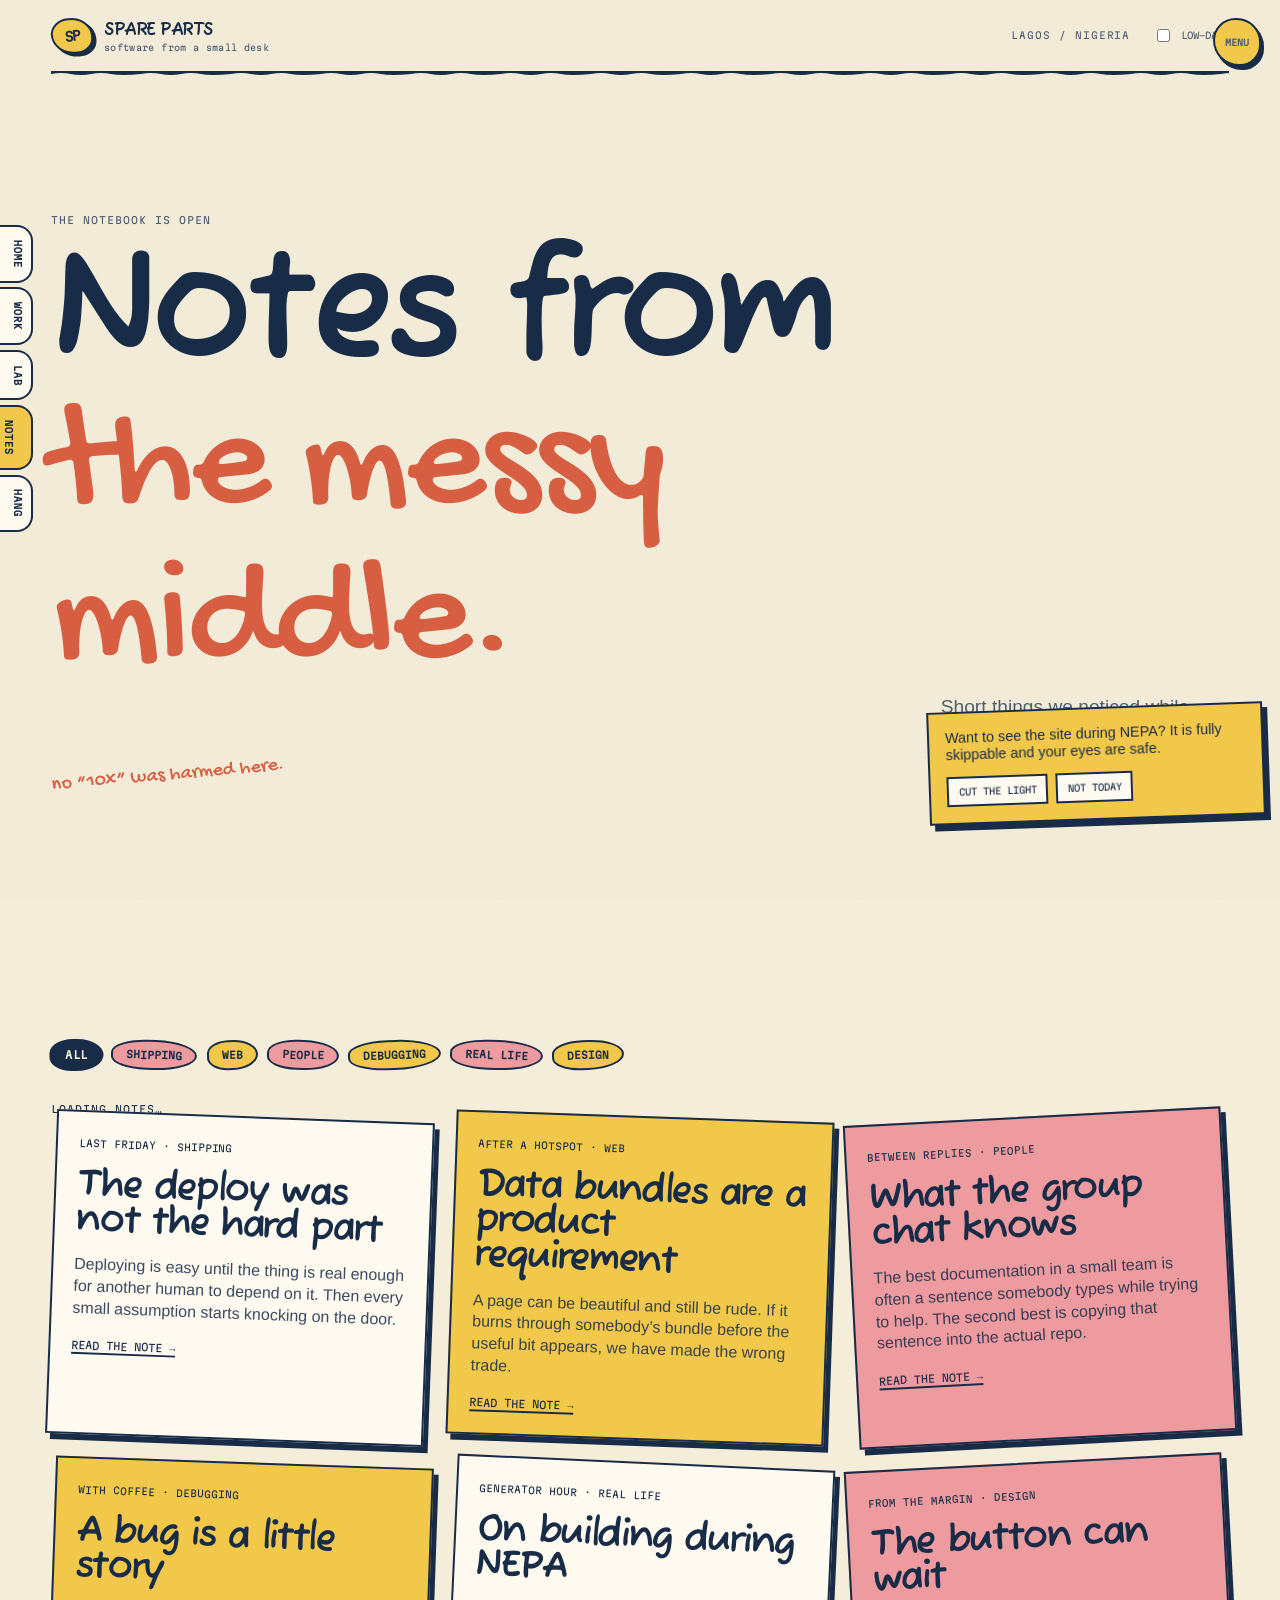
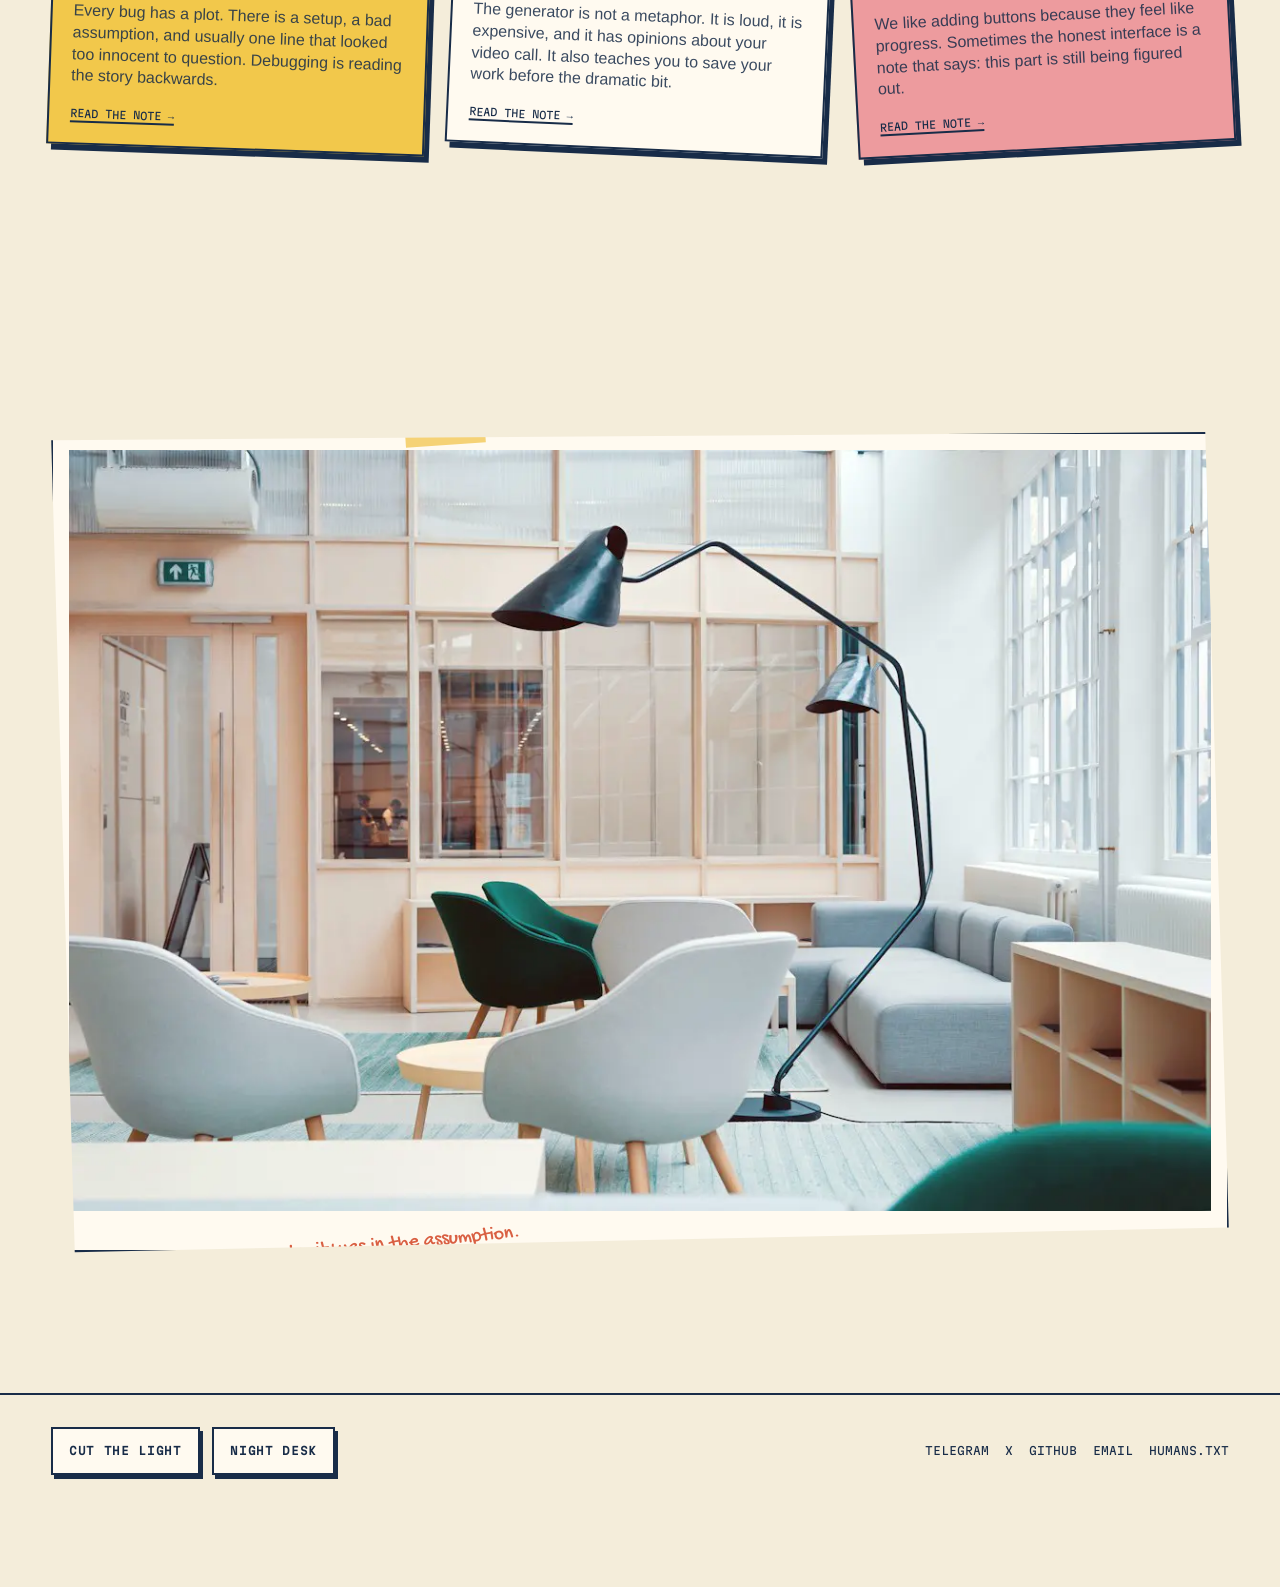
<file: notes.html>
<!doctype html>
<html lang="en" data-page="notes">
<head>
  <meta charset="utf-8">
  <meta name="viewport" content="width=device-width,initial-scale=1,viewport-fit=cover">

  <title>Notes — Spare Parts</title>
  <meta name="description" content="Short notes from a Nigerian dev desk: code, data bundles, deploys and the occasional jollof break.">
  <meta name="theme-color" content="#f5f1e8">
  <link rel="canonical" href="https://daddymaou.github.io/sparts/notes.html">

  <!-- Open Graph -->
  <meta property="og:type" content="website">
  <meta property="og:url" content="https://daddymaou.github.io/sparts/notes.html">
  <meta property="og:title" content="Notes — Spare Parts">
  <meta property="og:description" content="Short devlog posts from a small Nigerian dev desk.">
  <meta property="og:image" content="assets/media/photos/night-desk.webp">

  <!-- Twitter -->
  <meta name="twitter:card" content="summary_large_image">
  <meta name="twitter:title" content="Notes — Spare Parts">
  <meta name="twitter:description" content="Short devlog posts from a small Nigerian dev desk.">
  <meta name="twitter:image" content="assets/media/photos/night-desk.webp">

  <!-- Inline theme script — prevents flash of wrong theme -->
  <script>
    (function () {
      try {
        var KEY = "spare-parts:theme";
        var saved = localStorage.getItem(KEY);
        var system = matchMedia("(prefers-color-scheme: dark)").matches;
        var theme = (saved === "day" || saved === "night")
          ? saved
          : (system ? "night" : "day");
        document.documentElement.dataset.theme = theme;
        var meta = document.querySelector('meta[name="theme-color"]');
        if (meta) meta.setAttribute("content", theme === "night" ? "#0a0a0a" : "#f5f1e8");
        document.documentElement.classList.add("theme-ready");
      } catch (e) {}
    })();
  </script>

  <link rel="icon" href="assets/svg/mark.svg">
  <link rel="stylesheet" href="css/fonts.css">
  <link rel="stylesheet" href="css/tokens.css">
  <link rel="stylesheet" href="css/base.css">
  <link rel="stylesheet" href="css/layout.css">
  <link rel="stylesheet" href="css/components.css">
  <link rel="stylesheet" href="css/path.css">
  <link rel="stylesheet" href="css/nav.css">
  <link rel="stylesheet" href="css/doodles.css">

  <noscript>
    <style>
      .preloader { display: none !important; }
      .site-menu { display: none !important; }
      .reading-sheet { display: block !important; }
    </style>
  </noscript>
</head>
<body>

  <svg class="svg-defs" aria-hidden="true" focusable="false" width="0" height="0" style="position:absolute">
    <defs>
      <filter id="roughen">
        <feTurbulence type="fractalNoise" baseFrequency=".025" numOctaves="2" result="noise"/>
        <feDisplacementMap in="SourceGraphic" in2="noise" scale="2"/>
      </filter>
    </defs>
  </svg>

  <div class="preloader" id="preloader" role="status" aria-live="polite">
    <div class="preloader__mark">THE NOTES</div>
    <p class="mono">finding the good sentence</p>
  </div>

  <div class="site-grain" aria-hidden="true"></div>
  <a class="skip-link" href="#main">Skip to content</a>

  <header class="site-header">
    <a class="brand" href="index.html" aria-label="Spare Parts — home">
      <span class="brand-mark" aria-hidden="true">SP</span>
      <span>SPARE PARTS<small>software from a small desk</small></span>
    </a>
    <div class="header-aside">
      <span class="mono">LAGOS / NIGERIA</span>
      <label class="lowdata-control">
        <input id="lowDataToggle" type="checkbox">
        <span>low-data</span>
      </label>
      <button class="menu-button" id="menuButton" type="button"
              aria-expanded="false" aria-controls="siteMenu" aria-haspopup="true">
        menu
      </button>
    </div>
  </header>

  <nav class="tab-rail" aria-label="Main navigation">
    <a href="index.html">home</a>
    <a href="work.html">work</a>
    <a href="lab.html">lab</a>
    <a href="notes.html" aria-current="page">notes</a>
    <a href="hang.html">hang</a>
  </nav>

  <div class="site-menu" id="siteMenu" aria-hidden="true" role="dialog" aria-label="Site menu">
    <div class="site-menu__inner">
      <div>
        <p class="eyebrow">small dev collective / lagos</p>
        <p class="menu-intro">A desk, a few good people, and too many tabs open.</p>
      </div>
      <nav aria-label="Menu">
        <a href="index.html">home</a>
        <a href="work.html">work</a>
        <a href="lab.html">lab</a>
        <a href="notes.html" aria-current="page">notes</a>
        <a href="hang.html">hang</a>
      </nav>
      <div class="site-menu__footer">
        <span class="mono">built by humans / mostly after lunch</span>
        <a href="https://github.com/daddymaou/sparts" target="_blank" rel="noopener noreferrer">github ↗</a>
      </div>
    </div>
  </div>

  <main id="main" tabindex="-1">

    <!-- PAGE HERO -->
    <section class="container page-hero">
      <p class="eyebrow">the notebook is open</p>
      <h1>Notes from<br><em>the messy middle.</em></h1>
      <div class="page-hero__intro">
        <span class="margin-note">no “10x” was harmed here.</span>
        <p>Short things we noticed while building. Some are useful. Some are just what we said after deploying on Friday.</p>
      </div>
    </section>

    <!-- NOTES LIST -->
    <section class="container section-pad" id="notesSection">
      <div class="sticker-filter" id="noteFilters" role="toolbar" aria-label="Filter notes"></div>

      <p class="mono notes-loading" id="notesLoading">loading notes…</p>

      <div class="notes-grid" id="notesGrid" aria-live="polite" aria-busy="true"></div>

      <!-- No-JS fallback: real, crawlable content -->
      <noscript>
        <div class="notes-grid">
          <article class="note-card">
            <h3>Notes need JavaScript</h3>
            <p>This page renders its notes on the client. Enable JavaScript to read them, or email us at <a href="mailto:daddymaouu@gmail.com">daddymaouu@gmail.com</a> for a plain-text version.</p>
          </article>
        </div>
      </noscript>
    </section>

    <!-- READING SHEET -->
    <section class="reading-sheet"
             id="readingSheet"
             role="dialog"
             aria-modal="true"
             aria-labelledby="readingTitle"
             aria-describedby="readingBody"
             hidden>
      <p class="eyebrow">open note</p>
      <h2 id="readingTitle"></h2>
      <div id="readingBody"></div>
      <button class="text-link" id="closeReading" type="button">back to all notes ←</button>
    </section>

    <!-- PHOTO -->
    <section class="container section-pad">
      <div class="tape-card">
        <img loading="lazy"
             src="assets/media/photos/night-desk.webp"
             width="1200" height="800"
             alt="A desk lit late at night">
        <p class="margin-note">the bug was not in the code. it was in the assumption.</p>
      </div>
    </section>

  </main>

  <footer class="footer">
    <div class="footer__grid">
      <div class="footer__switches">
        <button class="button button--quiet" id="nepaToggle" type="button">cut the light</button>
        <button class="button button--quiet" id="themeToggle" type="button">night desk</button>
      </div>
      <div class="footer__links">
        <a href="https://t.me/fwmaou" target="_blank" rel="noopener noreferrer">telegram</a>
        <a href="https://x.com/fwmaou" target="_blank" rel="noopener noreferrer">x</a>
        <a href="https://github.com/daddymaou/sparts" target="_blank" rel="noopener noreferrer">github</a>
        <a href="mailto:daddymaouu@gmail.com">email</a>
        <a href="humans.txt" rel="author">humans.txt</a>
      </div>
    </div>
  </footer>

  <script type="module" src="js/main.js"></script>
</body>
</html>
</file>
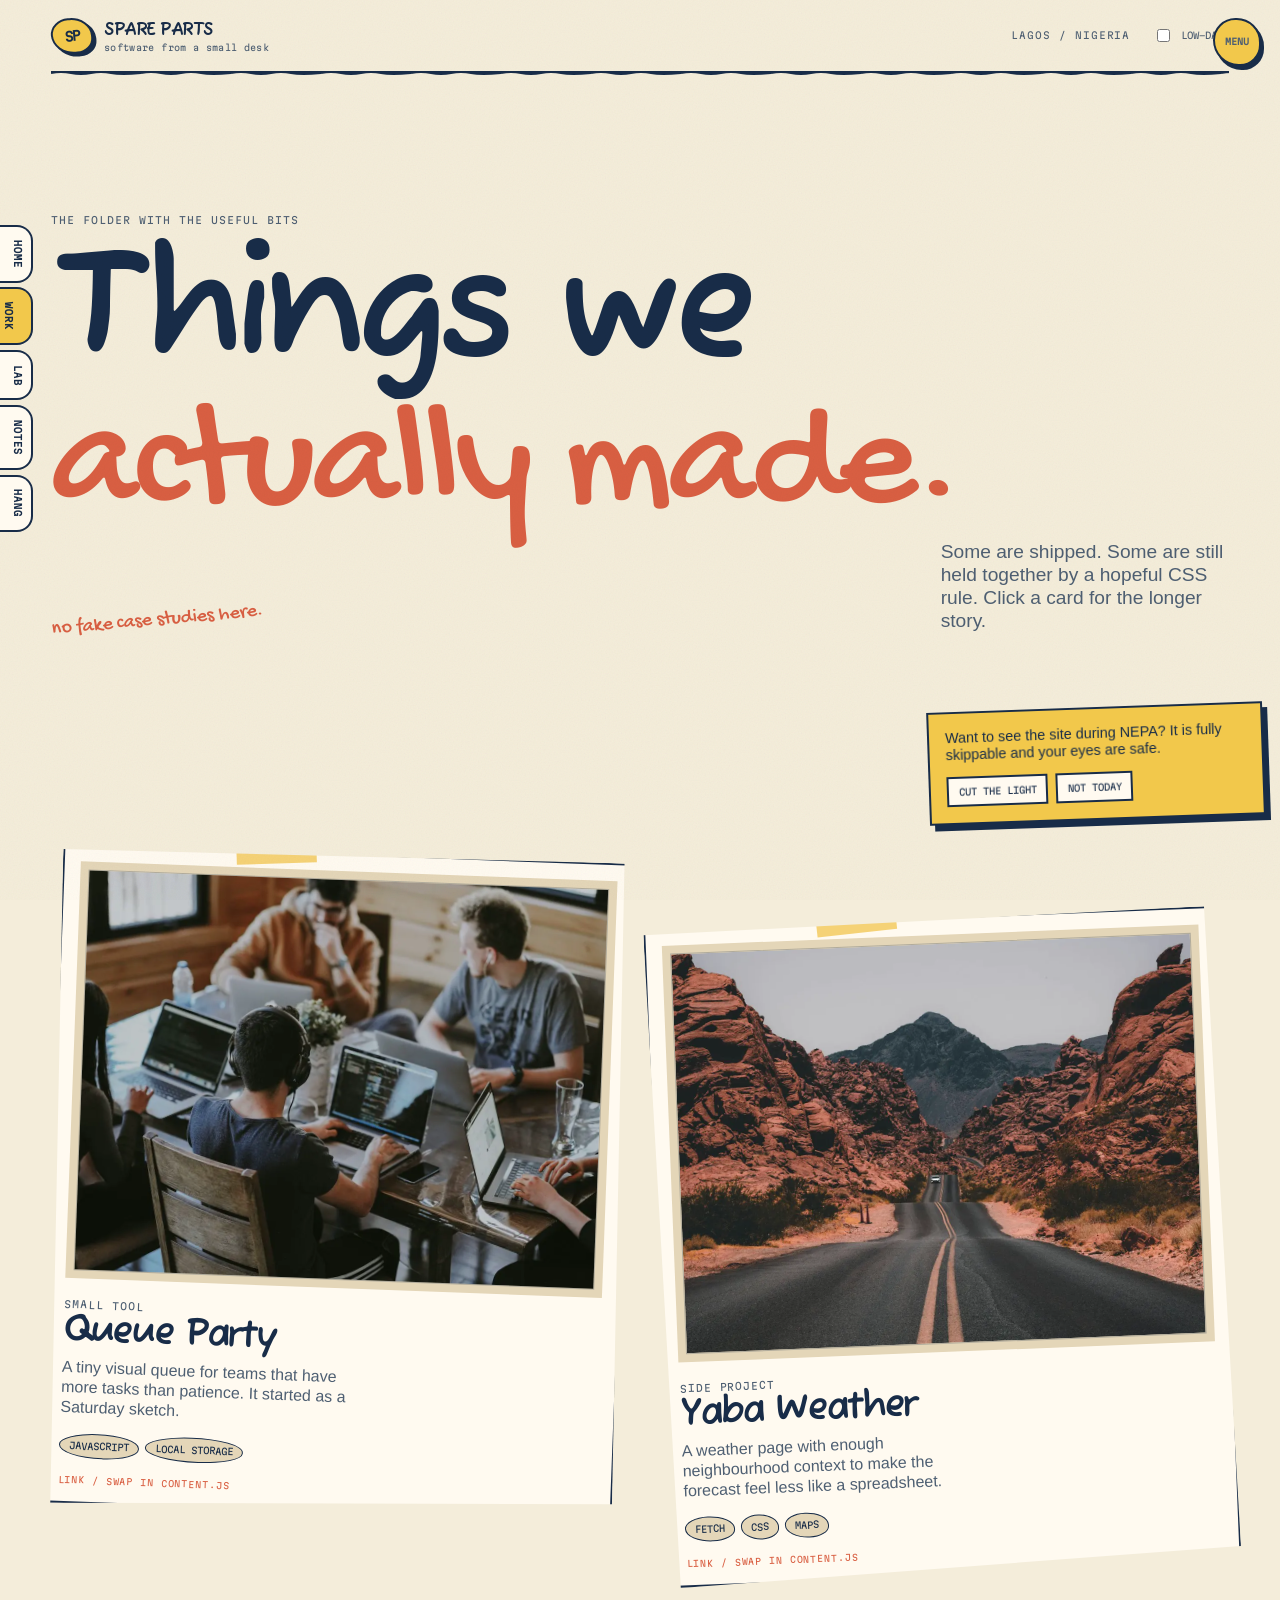
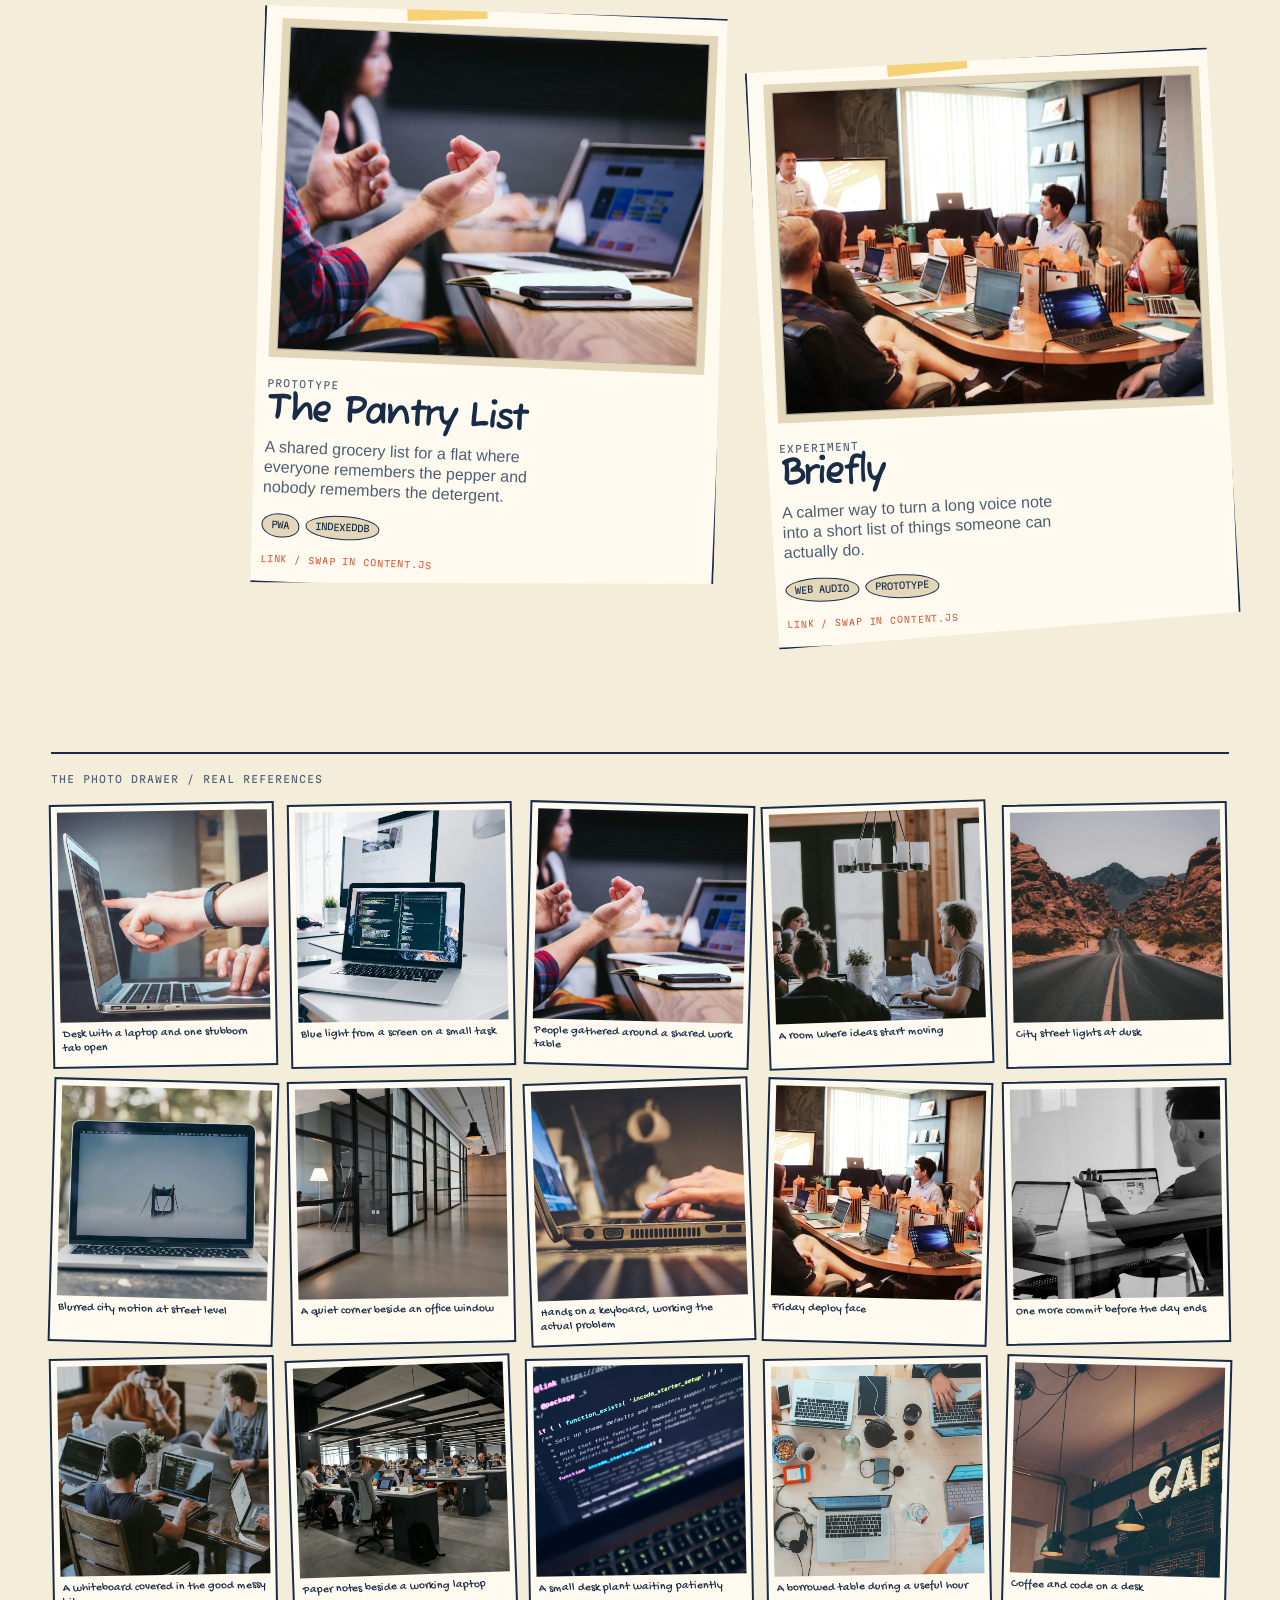
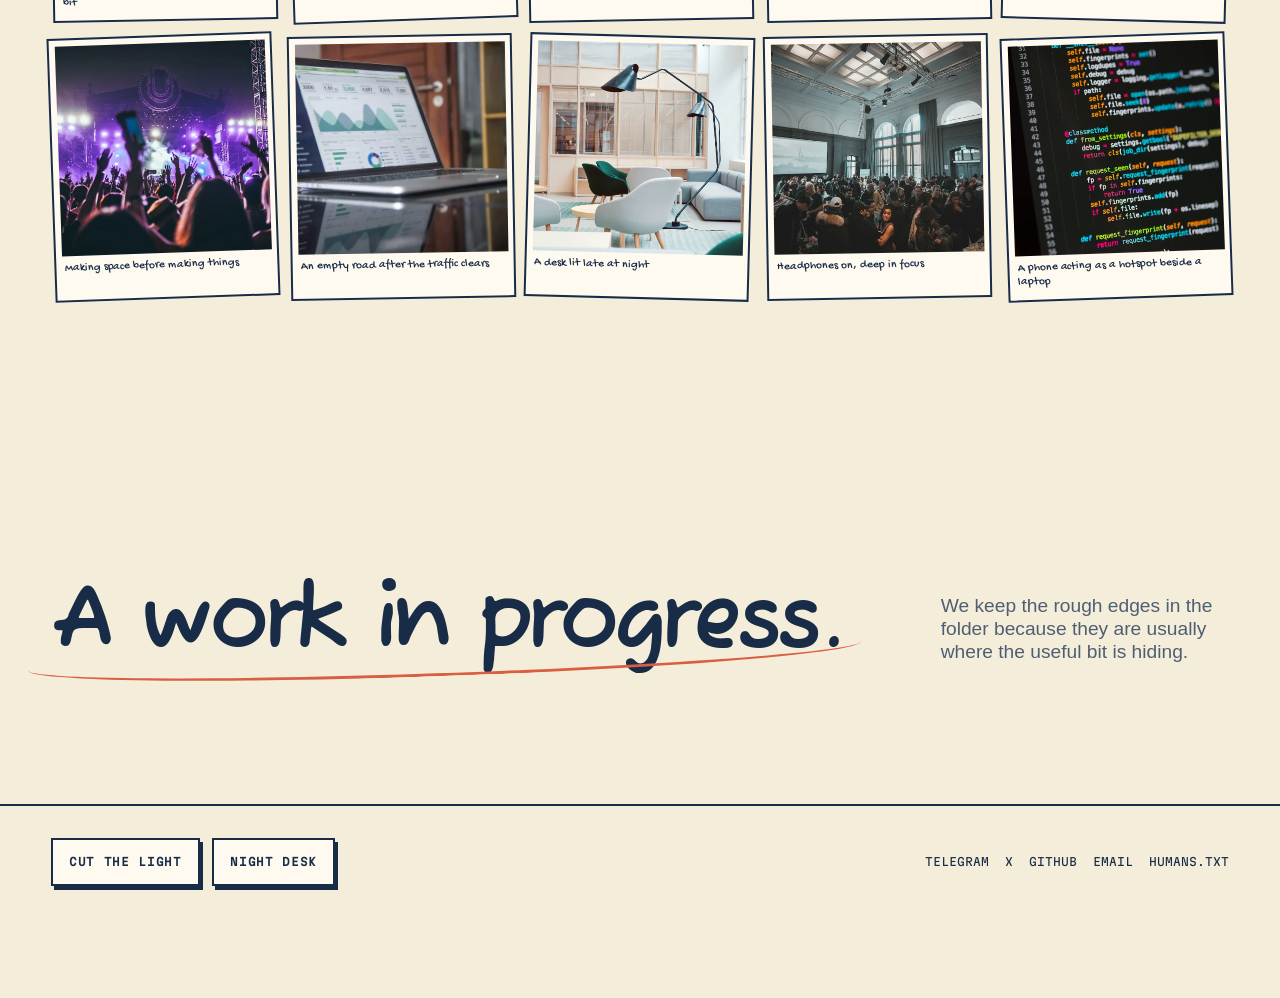
<file: work.html>
<!doctype html>
<html lang="en" data-page="work">
<head>
  <meta charset="utf-8">
  <meta name="viewport" content="width=device-width,initial-scale=1,viewport-fit=cover">

  <title>Work — Spare Parts</title>
  <meta name="description" content="Things Spare Parts has built, explored and learned from.">
  <meta name="theme-color" content="#f5f1e8">
  <link rel="canonical" href="https://daddymaou.github.io/sparts/work.html">

  <!-- Open Graph -->
  <meta property="og:type" content="website">
  <meta property="og:url" content="https://daddymaou.github.io/sparts/work.html">
  <meta property="og:title" content="Work — Spare Parts">
  <meta property="og:description" content="Things we built, things we broke, and the lesson that survived the deploy.">
  <meta property="og:image" content="assets/media/photos/shared-table.webp">

  <!-- Twitter -->
  <meta name="twitter:card" content="summary_large_image">
  <meta name="twitter:title" content="Work — Spare Parts">
  <meta name="twitter:description" content="Things we built, things we broke, and the lesson that survived the deploy.">
  <meta name="twitter:image" content="assets/media/photos/shared-table.webp">

  <!-- Inline theme script — prevents flash of wrong theme -->
  <script>
    (function () {
      try {
        var KEY = "spare-parts:theme";
        var saved = localStorage.getItem(KEY);
        var system = matchMedia("(prefers-color-scheme: dark)").matches;
        var theme = (saved === "day" || saved === "night")
          ? saved
          : (system ? "night" : "day");
        document.documentElement.dataset.theme = theme;
        var meta = document.querySelector('meta[name="theme-color"]');
        if (meta) meta.setAttribute("content", theme === "night" ? "#0a0a0a" : "#f5f1e8");
        document.documentElement.classList.add("theme-ready");
      } catch (e) {}
    })();
  </script>

  <link rel="icon" href="assets/svg/mark.svg">
  <link rel="stylesheet" href="css/fonts.css">
  <link rel="stylesheet" href="css/tokens.css">
  <link rel="stylesheet" href="css/base.css">
  <link rel="stylesheet" href="css/layout.css">
  <link rel="stylesheet" href="css/components.css">
  <link rel="stylesheet" href="css/path.css">
  <link rel="stylesheet" href="css/nav.css">
  <link rel="stylesheet" href="css/doodles.css">

  <noscript>
    <style>
      .preloader { display: none !important; }
      .site-menu { display: none !important; }
      .data-media { display: none !important; }
    </style>
  </noscript>
</head>
<body>

  <svg class="svg-defs" aria-hidden="true" focusable="false" width="0" height="0" style="position:absolute">
    <defs>
      <filter id="roughen">
        <feTurbulence type="fractalNoise" baseFrequency=".025" numOctaves="2" result="noise"/>
        <feDisplacementMap in="SourceGraphic" in2="noise" scale="2"/>
      </filter>
    </defs>
  </svg>

  <div class="preloader" id="preloader" role="status" aria-live="polite">
    <div class="preloader__mark">THE WORK</div>
    <p class="mono">opening the folder</p>
  </div>

  <div class="site-grain" aria-hidden="true"></div>
  <a class="skip-link" href="#main">Skip to content</a>

  <header class="site-header">
    <a class="brand" href="index.html" aria-label="Spare Parts — home">
      <span class="brand-mark" aria-hidden="true">SP</span>
      <span>SPARE PARTS<small>software from a small desk</small></span>
    </a>
    <div class="header-aside">
      <span class="mono">LAGOS / NIGERIA</span>
      <label class="lowdata-control">
        <input id="lowDataToggle" type="checkbox">
        <span>low-data</span>
      </label>
      <button class="menu-button" id="menuButton" type="button"
              aria-expanded="false" aria-controls="siteMenu" aria-haspopup="true">
        menu
      </button>
    </div>
  </header>

  <nav class="tab-rail" aria-label="Main navigation">
    <a href="index.html">home</a>
    <a href="work.html" aria-current="page">work</a>
    <a href="lab.html">lab</a>
    <a href="notes.html">notes</a>
    <a href="hang.html">hang</a>
  </nav>

  <div class="site-menu" id="siteMenu" aria-hidden="true" role="dialog" aria-label="Site menu">
    <div class="site-menu__inner">
      <div>
        <p class="eyebrow">small dev collective / lagos</p>
        <p class="menu-intro">A desk, a few good people, and too many tabs open.</p>
      </div>
      <nav aria-label="Menu">
        <a href="index.html">home</a>
        <a href="work.html" aria-current="page">work</a>
        <a href="lab.html">lab</a>
        <a href="notes.html">notes</a>
        <a href="hang.html">hang</a>
      </nav>
      <div class="site-menu__footer">
        <span class="mono">built by humans / mostly after lunch</span>
        <a href="https://github.com/daddymaou/sparts" target="_blank" rel="noopener noreferrer">github ↗</a>
      </div>
    </div>
  </div>

  <main id="main" tabindex="-1">

    <!-- PAGE HERO -->
    <section class="container page-hero">
      <p class="eyebrow">the folder with the useful bits</p>
      <h1>Things we<br><em>actually made.</em></h1>
      <div class="page-hero__intro">
        <span class="margin-note">no fake case studies here.</span>
        <p>Some are shipped. Some are still held together by a hopeful CSS rule. Click a card for the longer story.</p>
      </div>
    </section>

    <!-- PROJECTS + PHOTOS -->
    <section class="container section-pad">
      <p class="mono projects-loading" id="projectsLoading"></p>

      <div class="project-grid"
           id="projectGrid"
           aria-live="polite"
           aria-busy="true"></div>

      <div class="photo-contact-sheet"
           id="photoContactSheet"
           role="region"
           aria-label="The Spare Parts photo drawer"
           tabindex="0"></div>

      <!-- No-JS / crawler fallback -->
      <noscript>
        <div class="project-grid">
          <article class="project-card">
            <h3>Projects need JavaScript</h3>
            <p>This page renders its project folder on the client. Enable JavaScript to browse, or email us at <a href="mailto:daddymaouu@gmail.com">daddymaouu@gmail.com</a>.</p>
          </article>
        </div>
      </noscript>
    </section>

    <!-- PROJECT DIALOG -->
    <dialog class="project-dialog"
            id="projectDialog"
            aria-labelledby="dialogTitle"
            aria-describedby="dialogStory"
            aria-modal="true">
      <div class="project-dialog__inner">
        <button class="dialog-close"
                id="dialogClose"
                type="button"
                aria-label="Close project details">&times;</button>
        <p class="eyebrow" id="dialogEyebrow">project notes</p>
        <h2 id="dialogTitle"></h2>
        <p id="dialogStory"></p>
        <div class="tag-row" id="dialogTags"></div>
        <noscript>
          <p class="mono">Enable JavaScript to read full project notes.</p>
        </noscript>
      </div>
    </dialog>

    <!-- CLOSING SECTION -->
    <section class="container section-pad">
      <div class="page-hero__intro">
        <h2 class="scribble-underline" id="wip">A work in progress.</h2>
        <p>We keep the rough edges in the folder because they are usually where the useful bit is hiding.</p>
      </div>
    </section>

  </main>

  <footer class="footer">
    <div class="footer__grid">
      <div class="footer__switches">
        <button class="button button--quiet" id="nepaToggle" type="button">cut the light</button>
        <button class="button button--quiet" id="themeToggle" type="button">night desk</button>
      </div>
      <div class="footer__links">
        <a href="https://t.me/fwmaou" target="_blank" rel="noopener noreferrer">telegram</a>
        <a href="https://x.com/fwmaou" target="_blank" rel="noopener noreferrer">x</a>
        <a href="https://github.com/daddymaou/sparts" target="_blank" rel="noopener noreferrer">github</a>
        <a href="mailto:daddymaouu@gmail.com">email</a>
        <a href="humans.txt" rel="author">humans.txt</a>
      </div>
    </div>
  </footer>

  <script type="module" src="js/main.js"></script>
</body>
</html>
</file>
<file: css/fonts.css>
/* ================================================================= */
/* Fuzzy Bubbles — display font (headlines, preloader)               */
/* ================================================================= */

@font-face {
  font-family: "Fuzzy Bubbles";
  src: url("../fonts/fuzzy-bubbles.woff2") format("woff2");
  font-weight: 400;
  font-style: normal;
  font-display: swap;
  /* Latin-1 + Latin Extended-A + arrows (2190–21FF) */
  unicode-range:
    U+0000-00FF,
    U+0131,
    U+0152-0153,
    U+02BB-02BC,
    U+02C6,
    U+02DA,
    U+02DC,
    U+2000-206F,
    U+2070-209F,
    U+20A0-20CF,
    U+2100-214F,
    U+2190-21FF,
    U+2200-22FF;
}

@font-face {
  font-family: "Fuzzy Bubbles";
  src: url("../fonts/fuzzy-bubbles-700.woff2") format("woff2");
  font-weight: 700;
  font-style: normal;
  font-display: swap;
  unicode-range:
    U+0000-00FF,
    U+0131,
    U+0152-0153,
    U+02BB-02BC,
    U+02C6,
    U+02DA,
    U+02DC,
    U+2000-206F,
    U+2070-209F,
    U+20A0-20CF,
    U+2100-214F,
    U+2190-21FF,
    U+2200-22FF;
}

/* ================================================================= */
/* Gochi Hand — handwritten accent (em, figcaptions, scribbles)       */
/* ================================================================= */

@font-face {
  font-family: "Gochi Hand";
  src: url("../fonts/gochi-hand.woff2") format("woff2");
  font-weight: 400;
  font-style: normal;
  font-display: swap;
}

/* ================================================================= */
/* Nunito — body copy                                                 */
/* ================================================================= */

@font-face {
  font-family: "Nunito";
  src: url("../fonts/nunito.woff2") format("woff2");
  font-weight: 400;
  font-style: normal;
  /* Body copy: `optional` avoids FOUT and CLS. */
  font-display: optional;
}

@font-face {
  font-family: "Nunito";
  src: url("../fonts/nunito-700.woff2") format("woff2");
  font-weight: 700;
  font-style: normal;
  font-display: optional;
}

/* ================================================================= */
/* Martian Mono — code, eyebrows, small labels                        */
/* ================================================================= */

@font-face {
  font-family: "Martian Mono";
  src: url("../fonts/martian-mono.woff2") format("woff2");
  font-weight: 400;
  font-style: normal;
  font-display: swap;
}

/*
 * If martian-mono.woff2 is a variable font covering 400–700,
 * replace the above with:
 *
 *   @font-face {
 *     font-family: "Martian Mono";
 *     src: url("../fonts/martian-mono.woff2") format("woff2-variations");
 *     font-weight: 100 900;
 *     font-style: normal;
 *     font-display: swap;
 *   }
 *
 * Otherwise add an explicit 700 file:
 *
 *   @font-face {
 *     font-family: "Martian Mono";
 *     src: url("../fonts/martian-mono-700.woff2") format("woff2");
 *     font-weight: 700;
 *     font-display: swap;
 *   }
 */
</file>
<file: css/tokens.css>
/* ================================================================= */
/* Design tokens                                                     */
/* ================================================================= */

:root {
  color-scheme: light;

  /* ----------------------------------------------------------------- */
  /* Palette — light (day)                                             */
  /* ----------------------------------------------------------------- */

  --cream: #f4edda;
  --cream-soft: #ecf0ed;

  --paper: #fffaf0;
  --paper-deep: #e4d6b8;

  --ink: #182c48;
  --ink-soft: #4e5f72;

  --blue: #2459a6;
  --blue-dark: #16366c;

  --yellow: #f2c84b;
  --clay: #d95f42;
  --pink: #ed9b9e;
  --green: #8eae73;

  --line: rgba(24, 44, 72, 0.25);

  /* ----------------------------------------------------------------- */
  /* Fixed-contrast pairs — text that sits on saturated backgrounds.   */
  /* These do NOT change between themes; the background colors do.     */
  /* ----------------------------------------------------------------- */

  --on-yellow: #182c48;
  --on-pink: #182c48;
  --on-green: #182c48;
  --on-blue: #f4edda;

  /* ----------------------------------------------------------------- */
  /* Typography                                                        */
  /* ----------------------------------------------------------------- */

  --display: "Fuzzy Bubbles", "Trebuchet MS", sans-serif;
  --hand: "Gochi Hand", "Comic Sans MS", cursive;
  --body: "Nunito", "Trebuchet MS", sans-serif;
  --mono: "Martian Mono", "Courier New", monospace;

  /* ----------------------------------------------------------------- */
  /* Spacing + layout                                                  */
  /* ----------------------------------------------------------------- */

  --gutter: clamp(1.1rem, 4vw, 5rem);
  --max: 1380px;

  /* Optional spacing scale — adopt incrementally. */
  --space-xs: 0.4rem;
  --space-sm: 0.8rem;
  --space-md: 1.2rem;
  --space-lg: 2rem;
  --space-xl: 3rem;
  --space-2xl: 5rem;

  /* ----------------------------------------------------------------- */
  /* Motion                                                            */
  /* ----------------------------------------------------------------- */

  --ease: cubic-bezier(0.16, 1, 0.3, 1);
  --dur-fast: 0.2s;
  --dur: 0.35s;
  --dur-slow: 0.65s;

  /* ----------------------------------------------------------------- */
  /* Z-index scale (adopt incrementally across files)                  */
  /* ----------------------------------------------------------------- */

  --z-grain: 40;
  --z-header: 50;
  --z-tab-rail: 55;
  --z-menu: 58;
  --z-menu-button: 60;
  --z-readout: 70;
  --z-prompt: 80;
  --z-power-panel: 90;
  --z-nepa-overlay: 100;
  --z-terminal: 120;
  --z-preloader: 200;
}

/* ================================================================= */
/* Night theme                                                       */
/* ================================================================= */

:root[data-theme="night"] {
  color-scheme: dark;

  --cream: #182331;
  --cream-soft: #cbd5dd;

  --paper: #223247;
  --paper-deep: #111c2a;

  --ink: #f8e9c7;
  --ink-soft: #b4c0ca;

  --blue: #83b3e9;
  --blue-dark: #b0cff0;

  --yellow: #f2c84b;
  --clay: #f08666;
  --pink: #e8a0a6;
  --green: #abc985;

  --line: rgba(248, 233, 199, 0.24);
}

/* ================================================================= */
/* NEPA mode — layered on top of the current theme                   */
/* ================================================================= */

body.nepa {
  color-scheme: dark;

  --cream: #0e1722;
  --cream-soft: #b8c2ca;

  --paper: #162435;
  --paper-deep: #0b121c;

  --ink: #e7dbc0;
  --ink-soft: #99a7b1;

  --blue: #6c96c7;
  --blue-dark: #a2bedf;

  --yellow: #e8bd56;
  --clay: #cf6c52;
  --pink: #b57480;
  --green: #6b8a58;

  --line: rgba(231, 219, 192, 0.22);
}

/*
 * NEPA also needs to override the <html> background, because
 * `html { background: var(--cream) }` uses the :root value.
 * :has() is supported in all modern browsers (2023+).
 */
html:has(body.nepa) {
  --cream: #0e1722;
  background: #0e1722;
}

/* ================================================================= */
/* Reference: what NOT to include                                    */
/* ================================================================= */

/*
 * Do NOT add a `--rough: url("#roughen")` token unless you actually
 * apply `filter: var(--rough)` somewhere. HTML elements do not
 * reliably support SVG filter references in most browsers, and
 * unused tokens are confusing.
 *
 * Do NOT add per-theme `--on-yellow` overrides. Text on yellow is
 * always dark; the yellow background itself may shift, but the
 * contrast pair is fixed.
 */
</file>
<file: css/base.css>
/* ================================================================= */
/* View transitions (Chromium-only, opt-in)                          */
/* ================================================================= */

/*
 * Enables smooth cross-document transitions on navigation.
 * Removing this restores the default instant page loads.
 * If you see "AbortError: Transition was skipped" in the console,
 * delete this block.
 */
@view-transition {
  navigation: auto;
}

/* ================================================================= */
/* Horizontal overflow safety — prevents scroll on ALL pages         */
/* ================================================================= */

html {
  overflow-x: hidden;   /* fallback for older browsers */
  overflow-x: clip;     /* modern — doesn't break position: fixed */
}

body {
  overflow-x: hidden;   /* fallback */
  overflow-x: clip;     /* modern */
  max-width: 100%;
}

/* ================================================================= */
/* Reset                                                              */
/* ================================================================= */

*,
*::before,
*::after {
  box-sizing: border-box;
}

html {
  -webkit-text-size-adjust: 100%;
  scroll-behavior: auto; /* JS controls smooth scroll explicitly */
  background: var(--cream);
}

body {
  margin: 0;
  background-color: var(--cream);
  color: var(--ink);
  font-family: var(--body);
}

html.theme-ready body {
  transition: background-color 0.4s, color 0.4s;
}

/* iOS-safe scroll lock while menus/modals are open. */
body.is-locked {
  position: fixed;
  width: 100%;
  overflow: hidden;
}

a {
  color: inherit;
  text-decoration: none;
}

button,
input,
textarea,
select {
  font: inherit;
}

input,
textarea,
select {
  /* Prevent iOS Safari from zooming on focus. */
  font-size: max(16px, 1rem);
}

button {
  color: inherit;
  cursor: pointer;
}

img,
video {
  display: block;
  max-width: 100%;
  height: auto;
}

::selection {
  background: var(--yellow);
  color: var(--ink);
}

:focus-visible {
  outline: 3px solid var(--clay);
  outline-offset: 3px;
}

/* ================================================================= */
/* Typography                                                         */
/* ================================================================= */

h1,
h2,
h3,
p,
figure,
blockquote,
pre,
ul,
ol,
dl,
dd,
hr,
fieldset {
  margin: 0;
}

h1,
h2,
h3 {
  font-family: var(--display);
  font-weight: 700;
  line-height: 0.92;
  letter-spacing: -0.06em;
}

h2 {
  font-size: clamp(3rem, 7vw, 7.6rem);
}

em {
  font-family: var(--hand);
  font-style: normal;
  font-weight: 400;
  letter-spacing: -0.02em;
}

/* ================================================================= */
/* Layout helpers                                                     */
/* ================================================================= */

.container {
  width: min(calc(100% - 2 * var(--gutter)), var(--max));
  margin-inline: auto;
}

.section-pad {
  padding-block: clamp(4.5rem, 11vw, 11rem);
}

/* ================================================================= */
/* Typographic utilities                                              */
/* ================================================================= */

.eyebrow,
.mono {
  font-family: var(--mono);
  font-size: 0.62rem;
  line-height: 1.35;
  letter-spacing: 0.1em;
  text-transform: uppercase;
}

.eyebrow {
  color: var(--ink-soft);
}

.body-copy {
  max-width: 50ch;
  font-size: clamp(1.05rem, 1.5vw, 1.35rem);
  line-height: 1.35;
}

.scribble-underline {
  position: relative;
  display: inline-block;
}

.scribble-underline::after {
  content: "";
  position: absolute;
  left: -3%;
  right: -3%;
  bottom: -0.15em;
  height: 0.45em;
  border-bottom: 3px solid var(--clay);
  border-radius: 50%;
  transform: rotate(-2deg);
}

/* ================================================================= */
/* Accessibility helpers                                              */
/* ================================================================= */

.sr-only,
.skip-link,
.visually-hidden {
  position: absolute;
  width: 1px;
  height: 1px;
  padding: 0;
  margin: -1px;
  overflow: hidden;
  clip-path: inset(50%);
  white-space: nowrap;
  border: 0;
}

.skip-link:focus {
  width: auto;
  height: auto;
  margin: 1rem;
  padding: 0.7rem 1rem;
  clip-path: none;
  background: var(--ink);
  color: var(--cream);
  z-index: 100;
}

/* ================================================================= */
/* Site grain (decorative)                                            */
/* ================================================================= */

.site-grain {
  position: fixed;
  inset: 0;
  z-index: 40;
  pointer-events: none;
  opacity: 0.06;
  background-image: url("data:image/svg+xml,%3Csvg xmlns='http://www.w3.org/2000/svg' width='180' height='180'%3E%3Cfilter id='n'%3E%3CfeTurbulence type='fractalNoise' baseFrequency='.75' numOctaves='3' stitchTiles='stitch'/%3E%3C/filter%3E%3Crect width='100%25' height='100%25' filter='url(%23n)'/%3E%3C/svg%3E");
  mix-blend-mode: multiply;
}

@supports not (mix-blend-mode: multiply) {
  .site-grain {
    display: none;
  }
}

/* ================================================================= */
/* SVG defs sprite                                                    */
/* ================================================================= */

.svg-defs {
  position: absolute;
  width: 0;
  height: 0;
  overflow: hidden;
}

/* ================================================================= */
/* Preloader                                                          */
/* ================================================================= */

.preloader {
  position: fixed;
  inset: 0;
  z-index: 200;
  display: grid;
  place-items: center;
  background: var(--cream);
  transition: opacity 0.4s, visibility 0.4s;
}

:root[data-theme="night"] .preloader {
  background: var(--ink);
}

.preloader.is-done {
  opacity: 0;
  visibility: hidden;
  pointer-events: none;
}

.preloader__mark {
  font: 700 clamp(2rem, 7vw, 6rem) / 0.8 var(--display);
  color: var(--blue);
  transform: rotate(-4deg);
  animation: drop 0.7s var(--ease) both;
}

.preloader p {
  position: absolute;
  bottom: 2rem;
  color: var(--ink-soft);
}

@keyframes drop {
  from {
    opacity: 0;
    transform: translateY(-30px) rotate(-12deg);
  }
  to {
    opacity: 1;
    transform: rotate(-4deg);
  }
}

/* ================================================================= */
/* Reduced motion                                                     */
/* ================================================================= */

@media (prefers-reduced-motion: reduce) {
  *,
  *::before,
  *::after {
    animation-duration: 0.01ms !important;
    animation-iteration-count: 1 !important;
    transition-duration: 0.01ms !important;
    scroll-behavior: auto !important;
  }

  .site-grain {
    display: none;
  }
}
</file>
<file: css/layout.css>
/* ================================================================= */
/* Site header                                                       */
/* ================================================================= */

.site-header {
  /* FIXED: was `positionrelative` (missing colon) */
  position: relative;
  z-index: 50;
  width: min(calc(100% - 2 * var(--gutter)), var(--max));
  margin-inline: auto;
  padding-block: 1.1rem;
  display: flex;
  align-items: center;
  justify-content: space-between;
  border-bottom: 2px solid var(--ink);
}

/* Wavy hand-drawn border via pseudo-element — predictable sizing. */
.site-header::after {
  content: "";
  position: absolute;
  left: 0;
  right: 0;
  bottom: -4px;
  height: 4px;
  pointer-events: none;
  background: url("data:image/svg+xml,%3Csvg xmlns='http://www.w3.org/2000/svg' width='90' height='4'%3E%3Cpath d='M0 2Q10 0 20 2T40 2T60 2T90 2' fill='none' stroke='%23182c48' stroke-width='2'/%3E%3C/svg%3E") repeat-x;
}

.brand {
  display: flex;
  align-items: center;
  gap: 0.7rem;
  font: 700 1.15rem var(--display);
  letter-spacing: -0.08em;
}

.brand-mark {
  width: 2.6rem;
  height: 2.25rem;
  display: grid;
  place-items: center;
  background: var(--yellow);
  border: 2px solid var(--ink);
  border-radius: 45% 55% 42% 58%;
  transform: rotate(-5deg);
  font: 700 0.8rem var(--mono);
  box-shadow: 3px 3px 0 var(--ink);
}

.brand small {
  display: block;
  font: 400 0.55rem var(--mono); /* bumped from .48rem for legibility */
  letter-spacing: 0.04em;
  color: var(--ink-soft);
  margin-top: 0.1rem;
}

.header-aside {
  display: flex;
  align-items: center;
  gap: 1.4rem;
  color: var(--ink-soft);
}

.header-aside .mono {
  font-size: 0.6rem; /* bumped from .55rem */
}

/* ================================================================= */
/* Home hero                                                         */
/* ================================================================= */

.home-hero {
  /* vh fallback first, then svh override for modern browsers. */
  min-height: calc(100vh - 6rem);
  min-height: calc(100svh - 6rem);
  display: grid;
  grid-template-columns: minmax(0, 0.9fr) minmax(0, 1.1fr);
  align-items: center;
  gap: clamp(2rem, 6vw, 7rem);
  padding-block: clamp(3rem, 7vw, 7rem) 3rem;
}

.home-hero__copy {
  position: relative;
  z-index: 2;
}

.home-hero__copy h1 {
  font-size: clamp(4.5rem, 10.7vw, 11.8rem);
  max-width: 9ch;
  margin: 1.4rem 0 2rem;
  overflow-wrap: break-word;
}

.home-hero__copy h1 em {
  color: var(--clay);
  font-size: 1.15em;
}

.home-hero__copy .body-copy {
  color: var(--ink-soft);
  max-width: 30ch;
}

.hero-actions {
  display: flex;
  align-items: center;
  gap: 1rem;
  flex-wrap: wrap;
  margin-top: 2rem;
}

/* ================================================================= */
/* Hero photo                                                        */
/* ================================================================= */

.hero-photo {
  position: relative;
  min-height: 34rem;
  transform: rotate(2deg);
}

.hero-photo__frame {
  position: absolute;
  inset: 4% 8% 3% 4%;
  background: var(--paper);
  border: 2px solid var(--ink);
  padding: 0.8rem;
  box-shadow: 8px 9px 0 var(--ink);
  clip-path: polygon(1% 1%, 98% 0, 100% 98%, 3% 100%);
}

.hero-photo__frame img,
.hero-photo__frame video {
  width: 100%;
  height: 100%;
  object-fit: cover;
  filter: saturate(0.8) contrast(1.05);
}

.hero-photo__tape {
  position: absolute;
  z-index: 3;
  width: 7rem;
  height: 2rem;
  background: rgba(242, 200, 75, 0.7);
  top: 1%;
  left: 36%;
  transform: rotate(-7deg);
  mix-blend-mode: multiply;
}

.hero-photo__note {
  position: absolute;
  z-index: 4;
  right: -1%;
  bottom: 4%;
  width: 10rem;
  padding: 1rem;
  background: var(--yellow);
  border: 2px solid var(--ink);
  transform: rotate(7deg);
  box-shadow: 4px 5px 0 var(--ink);
  font: 1.2rem / 1.05 var(--hand);
}

.hero-photo__scribble {
  position: absolute;
  inset: -8% -4%;
  z-index: -1;
  border: 3px solid var(--clay);
  border-radius: 43% 57% 48% 52%;
  transform: rotate(-6deg);
  opacity: 0.8;
}

.margin-note {
  font: 1.25rem var(--hand);
  color: var(--clay);
  transform: rotate(-5deg);
}

/* ================================================================= */
/* Home intro (blue banner)                                          */
/* ================================================================= */

.home-intro {
  position: relative;
  background: var(--blue);
  color: var(--cream);
  clip-path: polygon(0 2%, 100% 0, 99% 98%, 2% 100%);
}

.home-intro__grid {
  display: grid;
  grid-template-columns: 0.7fr 1.3fr;
  gap: clamp(2rem, 8vw, 10rem);
  align-items: start;
}

.home-intro h2 { max-width: 12ch; }
.home-intro h2 em { color: var(--yellow); }

.home-intro__copy { padding-top: 1rem; }

.home-intro .body-copy {
  max-width: 42ch;
  /* Was #ecf0ed — keep if you don't have a token; use var(--cream-soft) if you add one. */
  color: #ecf0ed;
}

.home-intro__scribble {
  margin-top: 2rem;
  color: var(--yellow);
}

/* ================================================================= */
/* Media strip                                                       */
/* ================================================================= */

.home-media-strip {
  display: grid;
  grid-template-columns: 1.1fr 0.9fr 0.8fr;
  gap: 1rem;
  margin-top: 4rem;
  align-items: end;
}

.home-media-strip figure {
  position: relative;
  background: var(--paper);
  border: 2px solid var(--ink);
  padding: 0.55rem;
  box-shadow: 4px 5px 0 var(--ink);
}

.home-media-strip figure:nth-child(1) { transform: rotate(-3deg); }
.home-media-strip figure:nth-child(2) { transform: rotate(3deg); margin-bottom: 2rem; }
.home-media-strip figure:nth-child(3) { transform: rotate(-1deg); }

.home-media-strip img,
.home-media-strip video {
  width: 100%;
  aspect-ratio: 1.15;
  object-fit: cover;
}

.home-media-strip figcaption {
  padding: 0.6rem 0.2rem 0.1rem;
  font: 1rem var(--hand);
  color: var(--ink);
}

/* ================================================================= */
/* Page hero                                                         */
/* ================================================================= */

.page-hero {
  padding-block: clamp(4rem, 11vw, 10rem) 5rem;
  position: relative;
}

.page-hero h1 {
  font-size: clamp(5rem, 12vw, 13rem);
  max-width: 8ch;
  margin-top: 1rem;
  overflow-wrap: break-word;
}

.page-hero h1 em { color: var(--clay); }

.page-hero__intro {
  display: flex;
  justify-content: space-between;
  /* FIXED: `end` → `flex-end` for broader support. */
  align-items: flex-end;
  gap: 2rem;
}

.page-hero__intro p {
  max-width: 27ch;
  color: var(--ink-soft);
  font-size: 1.2rem;
  line-height: 1.2;
}

/* ================================================================= */
/* Grids used by notes / projects / hang                             */
/* ================================================================= */

.notes-grid {
  display: grid;
  grid-template-columns: repeat(12, 1fr);
  gap: 1.4rem;
}

.hang-grid {
  display: grid;
  grid-template-columns: 1fr 1.1fr;
  gap: clamp(2rem, 8vw, 9rem);
  align-items: start;
}

/* ================================================================= */
/* Footer                                                            */
/* ================================================================= */

.footer {
  padding: 2rem var(--gutter) 7rem;
  border-top: 2px solid var(--ink);
  position: relative;
}

.footer__grid {
  width: min(100%, var(--max));
  margin-inline: auto;
  display: flex;
  justify-content: space-between;
  align-items: center;
  gap: 2rem;
}

.footer__switches {
  display: flex;
  align-items: center;
  gap: 0.8rem;
  flex-wrap: wrap;
}

.footer__links {
  display: flex;
  gap: 1rem;
  flex-wrap: wrap;
  font: 0.7rem var(--mono);
  text-transform: uppercase;
}

/* ================================================================= */
/* Responsive                                                        */
/* ================================================================= */

@media (max-width: 900px) {
  /* Projects: switch to single column earlier than 767px. */
  .project-card,
  .project-card:nth-child(2),
  .project-card:nth-child(3),
  .project-card:nth-child(4) {
    grid-column: 1 / -1;
    margin-top: 0;
    transform: rotate(var(--tilt, 0deg));
  }

  /* Notes: two per row on tablet. */
  .note-card { grid-column: span 6; }
}

@media (max-width: 767px) {
  .header-aside .mono { display: none; }

  .home-hero {
    grid-template-columns: 1fr;
    min-height: auto;
    padding-block: 4rem 3rem;
  }

  .hero-photo { min-height: 24rem; }

  .home-intro__grid,
  .hang-grid { grid-template-columns: 1fr; }

  .home-media-strip { grid-template-columns: 1fr 1fr; }

  .home-media-strip figure:first-child { grid-column: span 2; }
  .home-media-strip figure:nth-child(2) { margin-bottom: 0; }

  .page-hero__intro { display: block; }
  .page-hero__intro p { margin-top: 1.5rem; }

  .footer__grid { display: block; }
  .footer__links { margin-top: 1.5rem; }

  /* Notes: one per row on phone. */
  .note-card { grid-column: span 12; }
}
</file>
<file: css/components.css>
/* ================================================================= */
/* Buttons                                                           */
/* ================================================================= */

.button {
  min-height: 3rem;
  display: inline-flex;
  align-items: center;
  justify-content: center;
  gap: 0.8rem;
  padding: 0.75rem 1rem;
  border: 2px solid var(--ink);
  font: 700 0.68rem var(--mono);
  text-transform: uppercase;
  letter-spacing: 0.06em;
  transition: transform 0.35s var(--ease), background-color 0.2s;
  box-shadow: 3px 4px 0 var(--ink);
}

.button:hover {
  transform: translate(-2px, -2px) rotate(-1deg);
}

.button--primary {
  background: var(--yellow);
  color: var(--on-yellow);
}

.button--quiet {
  background: var(--paper);
  color: var(--ink);
}

.button--outline {
  background: transparent;
  color: var(--ink);
}

.button span {
  font-size: 1rem;
}

/* ================================================================= */
/* Text link                                                         */
/* ================================================================= */

.text-link {
  display: inline-flex;
  align-items: center;
  gap: 0.5rem;
  border-bottom: 2px solid currentColor;
  padding-bottom: 0.2rem;
  font: 700 0.67rem var(--mono);
  text-transform: uppercase;
}

.text-link:hover {
  color: var(--clay);
}

/* ================================================================= */
/* Magnetic buttons — reads --mx / --my from motion.js               */
/* ================================================================= */

.magnetic {
  transform: translate(var(--mx, 0px), var(--my, 0px));
  transition: transform 0.18s ease-out;
  will-change: transform;
}

.button.magnetic:hover {
  transform: translate(var(--mx, 0px), var(--my, 0px)) rotate(-1deg);
}

/* ================================================================= */
/* Tape card                                                         */
/* ================================================================= */

.tape-card {
  position: relative;
  background: var(--paper);
  border: 2px solid var(--ink);
  padding: 1rem;
  box-shadow: 6px 7px 0 var(--ink);
  clip-path: polygon(0 1%, 98% 0, 100% 97%, 2% 100%);
}

.tape-card::before {
  content: "";
  position: absolute;
  z-index: 2;
  top: -1rem;
  left: 30%;
  width: 5rem;
  height: 1.7rem;
  background: rgba(242, 200, 75, 0.72);
  transform: rotate(-4deg);
  mix-blend-mode: multiply;
}

/* ================================================================= */
/* Project grid + cards                                              */
/* ================================================================= */

.project-grid {
  display: grid;
  grid-template-columns: repeat(12, 1fr);
  gap: 2rem;
  align-items: start;
}

.project-card {
  grid-column: span 6;
  position: relative;
  cursor: pointer;
  transition: transform 0.4s var(--ease);
  /* Tilt is applied by motion.js via --tilt. */
  transform: rotate(var(--tilt, 0deg));
}

.project-card:nth-child(2) {
  margin-top: 4rem;
}

.project-card:nth-child(3) {
  grid-column: 3 / span 5;
}

.project-card:nth-child(4) {
  grid-column: 8 / span 5;
  margin-top: 3rem;
}

.project-card:hover {
  transform: rotate(var(--tilt, 0deg)) translateY(-0.6rem);
}

.project-card:focus-visible {
  outline: 3px solid var(--clay);
  outline-offset: 6px;
}

.project-card__media {
  background: var(--paper-deep);
  padding: 0.5rem;
  margin-bottom: 1rem;
}

.project-card__media img,
.project-card__media video {
  width: 100%;
  aspect-ratio: 1.3;
  object-fit: cover;
  border: 1px solid var(--line);
}

.project-card h3 {
  font: 700 clamp(1.8rem, 3vw, 3rem) / 0.9 var(--display);
  margin-bottom: 0.7rem;
  overflow-wrap: break-word;
}

.project-card p {
  color: var(--ink-soft);
  line-height: 1.25;
  max-width: 32ch;
}

.project-link-note {
  display: block;
  margin-top: 1rem;
  color: var(--clay);
  font-size: 0.55rem;
}

/* ================================================================= */
/* Tag row                                                           */
/* ================================================================= */

.tag-row {
  display: flex;
  gap: 0.4rem;
  flex-wrap: wrap;
  margin-top: 1rem;
}

.tag {
  padding: 0.35rem 0.55rem;
  border: 1px solid var(--ink);
  border-radius: 47% 53% 45% 55%;
  font: 0.58rem var(--mono);
  text-transform: uppercase;
  background: var(--paper-deep);
  color: var(--ink);
}

/* ================================================================= */
/* Project dialog                                                    */
/* ================================================================= */

.project-dialog {
  width: min(680px, calc(100% - 2rem));
  border: 2px solid var(--ink);
  background: var(--paper);
  color: var(--ink);
  padding: 0;
  box-shadow: 10px 12px 0 var(--ink);
}

.project-dialog::backdrop {
  background: rgba(24, 44, 72, 0.55);
}

.project-dialog__inner {
  padding: 2rem;
}

.dialog-close {
  float: right;
  border: 2px solid var(--ink);
  background: var(--yellow);
  color: var(--on-yellow);
  width: 2.5rem;
  height: 2.5rem;
  font: 1.2rem var(--display);
  transition: transform 0.2s var(--ease);
}

.dialog-close:hover {
  transform: rotate(6deg) scale(1.05);
}

.dialog-close:focus-visible {
  outline: 3px solid var(--ink);
  outline-offset: 3px;
}

.project-dialog h2 {
  font-size: clamp(2.8rem, 7vw, 5rem);
  margin: 2rem 0 1rem;
  overflow-wrap: break-word;
}

.project-dialog p {
  font-size: 1.1rem;
  line-height: 1.35;
  color: var(--ink-soft);
  max-width: 48ch;
  margin-top: 1rem;
}

/* ================================================================= */
/* Filter pills (notes)                                              */
/* ================================================================= */

.sticker-filter {
  display: flex;
  gap: 0.6rem;
  flex-wrap: wrap;
  margin: 2rem 0;
}

.sticker-filter button {
  border: 2px solid var(--ink);
  background: var(--yellow);
  color: var(--on-yellow);
  border-radius: 47% 53% 55% 45%;
  padding: 0.45rem 0.8rem;
  font: 700 0.62rem var(--mono);
  text-transform: uppercase;
  transform: rotate(-2deg);
  transition: transform 0.2s var(--ease), background-color 0.2s;
}

.sticker-filter button:nth-child(2n) {
  transform: rotate(2deg);
  background: var(--pink);
  color: var(--on-pink);
}

.sticker-filter button[aria-pressed="true"] {
  background: var(--ink);
  color: var(--cream);
  transform: rotate(0) scale(1.06);
}

.sticker-filter button:focus-visible {
  outline: 3px solid var(--clay);
  outline-offset: 3px;
}

/* ================================================================= */
/* Note cards                                                        */
/* ================================================================= */

.note-card {
  grid-column: span 4;
  min-height: 17rem;
  padding: 1.3rem;
  background: var(--paper);
  border: 2px solid var(--ink);
  box-shadow: 5px 6px 0 var(--ink);
  transform: rotate(-1deg);
  transition: transform 0.3s var(--ease);
  cursor: pointer;
}

.note-card:nth-child(2n) {
  transform: rotate(2deg);
  background: var(--yellow);
  color: var(--on-yellow);
}

.note-card:nth-child(3n) {
  transform: rotate(-3deg);
  background: var(--pink);
  color: var(--on-pink);
}

.note-card:hover {
  transform: translateY(-0.5rem);
}

.note-card:focus-visible {
  outline: 3px solid var(--clay);
  outline-offset: 6px;
}

.note-card h3 {
  font-size: clamp(1.8rem, 3vw, 3rem);
  margin: 1rem 0;
  overflow-wrap: break-word;
}

.note-card p {
  color: inherit;
  opacity: 0.85;
  line-height: 1.35;
}

.note-card__meta {
  font: 0.6rem var(--mono);
  text-transform: uppercase;
}

.note-card__read {
  display: inline-block;
  margin-top: 1.3rem;
  border-bottom: 2px solid currentColor;
  font: 0.65rem var(--mono);
  text-transform: uppercase;
}

/* ================================================================= */
/* Photo contact sheet                                               */
/* ================================================================= */

.photo-contact-sheet {
  margin-top: 7rem;
  border-top: 2px solid var(--ink);
  padding-top: 1.2rem;
}

.photo-contact-sheet > div {
  display: grid;
  grid-template-columns: repeat(5, 1fr);
  gap: 0.8rem;
  margin-top: 1rem;
}

.photo-contact-sheet figure {
  background: var(--paper);
  border: 2px solid var(--ink);
  padding: 0.35rem;
  transform: rotate(-1deg);
  transition: transform 0.3s var(--ease);
}

.photo-contact-sheet figure:nth-child(3n) {
  transform: rotate(1.5deg);
}

.photo-contact-sheet figure:nth-child(4n) {
  transform: rotate(-2deg);
}

.photo-contact-sheet figure:hover {
  transform: rotate(0) scale(1.03);
}

.photo-contact-sheet img {
  width: 100%;
  aspect-ratio: 1;
  object-fit: cover;
}

.photo-contact-sheet figcaption {
  font: 0.72rem var(--hand);
  padding: 0.35rem 0.15rem;
  color: var(--ink);
}

/* ================================================================= */
/* Reading sheet                                                     */
/* ================================================================= */

.reading-sheet {
  max-width: 72ch;
  margin: 3rem auto;
  background: var(--paper);
  padding: clamp(1.5rem, 6vw, 5rem);
  border: 2px solid var(--ink);
  box-shadow: 7px 8px 0 var(--ink);
  background-image: url("data:image/svg+xml,%3Csvg xmlns='http://www.w3.org/2000/svg' width='40' height='40'%3E%3Cpath d='M0 39.5h40' stroke='%23182c48' stroke-opacity='.08'/%3E%3C/svg%3E");
}

.reading-sheet[hidden] {
  display: none;
}

.reading-sheet h2 {
  font-size: clamp(3rem, 7vw, 6rem);
  margin: 1rem 0 2rem;
  overflow-wrap: break-word;
}

.reading-sheet p {
  font-size: 1.18rem;
  line-height: 1.55;
  color: var(--ink-soft);
  margin-top: 1.3rem;
}

.reading-sheet .eyebrow {
  color: var(--clay);
  font-family: var(--mono);
  font-size: 0.62rem;
  text-transform: uppercase;
  letter-spacing: 0.1em;
}

/* ================================================================= */
/* Terminal                                                          */
/* ================================================================= */

.terminal {
  position: fixed;
  inset: 8% 8%;
  z-index: 120;
  display: none;
  flex-direction: column;
  background: #111a25;
  color: #dbe8da;
  border: 3px solid var(--yellow);
  box-shadow: 12px 14px 0 var(--ink);
  font-family: var(--mono);
}

.terminal.is-open {
  display: flex;
}

.terminal__bar {
  display: flex;
  justify-content: space-between;
  padding: 0.7rem;
  border-bottom: 1px solid #536579;
  color: var(--yellow);
  font-size: 0.65rem;
}

.terminal__output {
  overflow: auto;
  overflow-wrap: anywhere;
  word-break: break-word;
  flex: 1;
  padding: 1rem;
  white-space: pre-wrap;
  font-size: 0.75rem;
  line-height: 1.5;
}

.terminal__form {
  display: flex;
  gap: 0.5rem;
  border-top: 1px solid #536579;
  padding: 0.8rem;
}

.terminal__form span {
  color: var(--yellow);
}

.terminal__input {
  flex: 1;
  border: 0;
  background: transparent;
  color: #fff;
  outline: 0;
  font: inherit;
}

.terminal__input:focus-visible {
  outline: 2px dashed var(--yellow);
  outline-offset: 4px;
}

.terminal__hint {
  padding: 0.4rem 0.8rem;
  color: #8494a1;
  font-size: 0.58rem;
}

/* ================================================================= */
/* Contact form                                                      */
/* ================================================================= */

.contact-form {
  background: var(--paper);
  border: 2px solid var(--ink);
  padding: clamp(1.2rem, 4vw, 3rem);
  box-shadow: 7px 8px 0 var(--ink);
}

.contact-form .field {
  display: grid;
  gap: 0.4rem;
  margin-bottom: 1.2rem;
}

.contact-form label {
  font: 0.62rem var(--mono);
  text-transform: uppercase;
  color: var(--ink-soft);
}

.contact-form input,
.contact-form textarea,
.danfo-input {
  width: 100%;
  border: 0;
  border-bottom: 2px solid var(--ink);
  background: transparent;
  padding: 0.6rem 0;
  color: var(--ink);
  outline: 0;
}

.contact-form input:focus,
.contact-form textarea:focus {
  border-color: var(--clay);
}

.contact-form input:focus-visible,
.contact-form textarea:focus-visible,
.danfo-input:focus-visible {
  outline: 2px solid var(--clay);
  outline-offset: 2px;
}

.contact-form small {
  display: block;
  color: var(--clay);
  min-height: 1rem;
  font-size: 0.78rem;
}

/* ================================================================= */
/* Contact channel picker (revealed after valid submit)              */
/* ================================================================= */

.contact-channels {
  margin-top: 1.5rem;
  padding-top: 1.5rem;
  border-top: 2px dashed var(--line);
}

.contact-channels[hidden] {
  display: none;
}

.contact-channels__row {
  display: grid;
  grid-template-columns: repeat(2, 1fr);
  gap: 0.7rem;
  margin-top: 0.9rem;
}

@media (min-width: 480px) {
  .contact-channels__row {
    grid-template-columns: repeat(4, 1fr);
  }
}

.contact-channel {
  display: flex;
  flex-direction: column;
  align-items: center;
  justify-content: center;
  gap: 0.35rem;
  padding: 0.9rem 0.5rem;
  background: var(--paper);
  border: 2px solid var(--ink);
  border-radius: 0.6rem;
  box-shadow: 3px 3px 0 var(--ink);
  font: 700 0.62rem var(--mono);
  text-transform: uppercase;
  color: var(--ink);
  text-decoration: none;
  cursor: pointer;
  transition:
    transform 0.2s var(--ease),
    box-shadow 0.2s var(--ease),
    background-color 0.2s;
}

.contact-channel:hover {
  transform: translate(-2px, -2px);
  box-shadow: 5px 5px 0 var(--ink);
  background: var(--yellow);
  color: var(--on-yellow);
}

.contact-channel:focus-visible {
  outline: 3px solid var(--clay);
  outline-offset: 3px;
}

.contact-channel__icon {
  font-size: 1.3rem;
  line-height: 1;
}

/* Per-channel accent colors */
#channelWhatsApp {
  background: var(--green);
  color: var(--on-green);
}

#channelTelegram {
  background: var(--blue);
  color: var(--on-blue);
}

#channelX {
  background: var(--ink);
  color: var(--cream);
}

#channelEmail {
  background: var(--yellow);
  color: var(--on-yellow);
}

/* ================================================================= */
/* Map doodle                                                        */
/* ================================================================= */

.map-doodle {
  min-height: 24rem;
  border: 2px solid var(--ink);
  background: var(--green);
  position: relative;
  overflow: hidden;
  clip-path: polygon(5% 0, 95% 4%, 100% 90%, 2% 100%);
}

.map-doodle svg {
  position: absolute;
  inset: 8% 14%;
  width: 72%;
  height: 78%;
  fill: var(--yellow);
  stroke: var(--ink);
  stroke-width: 2;
}

.map-doodle__pin {
  position: absolute;
  left: 55%;
  top: 55%;
  font: 2rem var(--hand);
  color: var(--clay);
  transform: rotate(-8deg);
}

.map-note {
  margin-top: 1.5rem;
}

/* ================================================================= */
/* Responsive                                                        */
/* ================================================================= */

@media (max-width: 900px) {
  .project-card,
  .project-card:nth-child(2),
  .project-card:nth-child(3),
  .project-card:nth-child(4) {
    grid-column: 1 / -1;
    margin-top: 0;
  }

  .note-card {
    grid-column: span 6;
  }
}

@media (max-width: 767px) {
  .photo-contact-sheet > div {
    grid-template-columns: repeat(2, 1fr);
  }

  .note-card {
    grid-column: span 12;
  }

  .dialog-close {
    float: none;
    display: block;
    margin-left: auto;
    margin-bottom: 1rem;
  }
}
/* ================================================================= */
/* 404 page                                                          */
/* ================================================================= */

.error-hero {
  padding-block: clamp(4rem, 11vw, 10rem) 3rem;
}

.error-doodle {
  margin-top: 3rem;
  max-width: 32rem;
}

.error-doodle svg {
  width: 100%;
  height: auto;
  fill: none;
  stroke: var(--ink);
  stroke-width: 3;
  stroke-linecap: round;
  stroke-linejoin: round;
  filter: url("#roughen");
}

.error-link {
  display: block;
  color: inherit;
  text-decoration: none;
  transition: transform 0.3s var(--ease);
}

.error-link:hover {
  transform: translateY(-0.4rem);
}

.error-link:focus-visible {
  outline: 3px solid var(--clay);
  outline-offset: 4px;
}

.error-link figcaption {
  transition: color 0.2s;
}

.error-link:hover figcaption {
  color: var(--clay);
}
</file>
<file: css/path.css>
/* ================================================================= */
/* Path wrapper                                                      */
/* ================================================================= */

.path-wrap {
  position: relative;
  min-height: 75rem;
}

.path-svg {
  position: absolute;
  inset: 0;
  width: 100%;
  height: 100%;
  overflow: visible;
  pointer-events: none;
}

.path-line {
  fill: none;
  stroke-linecap: round;
  stroke-linejoin: round;
  stroke-width: 3;
}

.path-line--base {
  stroke: var(--line);
  stroke-dasharray: 2 13; /* dotted */
}

.path-line--progress {
  stroke: var(--blue);
  /*
   * NOTE: Do NOT set stroke-dasharray here.
   * JS computes the full length and uses stroke-dashoffset to
   * reveal the line progressively. Setting a fixed dasharray here
   * would break the reveal animation.
   */
}

/* ================================================================= */
/* Bus                                                               */
/* ================================================================= */

.path-bus {
  fill: var(--yellow);
  stroke: var(--ink);
  stroke-width: 1.5;
  transform-box: fill-box;
  transform-origin: center;
}

.path-bus path {
  fill: none;
  stroke: var(--ink);
  stroke-width: 1.5;
  stroke-linecap: round;
}

.path-bus circle {
  fill: var(--ink);
  stroke: none;
}

/* ================================================================= */
/* Path nodes                                                        */
/* ================================================================= */

.path-node {
  position: relative;
  z-index: 1;
  min-height: 14rem;
  display: grid;
  grid-template-columns: 1fr 1fr;
  align-items: center;
}

.path-node:nth-child(even) .path-node__card {
  grid-column: 2;
}

/* ================================================================= */
/* Node card — irregular shape without clipping the focus ring       */
/* ================================================================= */

.path-node__card {
  position: relative;
  width: min(100% - 2rem, 31rem);
  padding: 1.4rem 1.5rem;
  background: transparent; /* painted by ::before so clip-path doesn't clip focus */
  border: 0;
  box-shadow: none;
  cursor: pointer;
  transition: transform 0.4s var(--ease);
  /* NO clip-path here — keep the focus ring visible. */
}

/* Painted irregular card behind the content. */
.path-node__card::before {
  content: "";
  position: absolute;
  inset: 0;
  background: var(--paper);
  border: 2px solid var(--ink);
  box-shadow: 5px 6px 0 var(--blue);
  clip-path: polygon(1% 3%, 98% 0, 100% 96%, 2% 100%);
  z-index: -1;
  transition: background-color 0.2s;
}

.path-node:nth-child(odd) .path-node__card {
  justify-self: end;
  transform: rotate(-1deg);
}

.path-node:nth-child(even) .path-node__card {
  justify-self: start;
  transform: rotate(1deg);
}

/* Bumped specificity so hover beats nth-child. */
.path-node .path-node__card:hover,
.path-node.is-active .path-node__card {
  transform: translateY(-0.4rem) rotate(0);
}

.path-node .path-node__card:hover::before,
.path-node.is-active .path-node__card::before {
  background: var(--yellow);
}

.path-node__card:focus-visible {
  outline: 3px solid var(--clay);
  outline-offset: 4px;
}

/* Connection dot — lives on the parent so the card's clip-path
   doesn't hide it. */
.path-node::after {
  content: "";
  position: absolute;
  width: 1.2rem;
  height: 1.2rem;
  border: 3px solid var(--clay);
  border-radius: 50%;
  background: var(--cream);
  top: 50%;
  transform: translateY(-50%);
  pointer-events: none;
  z-index: 2;
}

.path-node:nth-child(odd)::after {
  right: 50%;
  /* sit just outside the card edge */
  margin-right: 0;
}

.path-node:nth-child(even)::after {
  left: 50%;
}

/* ================================================================= */
/* Node content                                                      */
/* ================================================================= */

.path-node__icon {
  width: 2.2rem;
  height: 2.2rem;
  color: var(--clay);
  margin-bottom: 1rem;
}

.path-node__icon svg {
  width: 100%;
  height: 100%;
  fill: none;
  stroke: currentColor;
  stroke-width: 1.8;
  stroke-linecap: round;
  stroke-linejoin: round;
}

.path-node h3 {
  font: 700 clamp(1.8rem, 3vw, 3.2rem) / 0.9 var(--display);
  margin-bottom: 0.6rem;
}

.path-node p {
  color: var(--ink-soft);
  line-height: 1.3;
  max-width: 34ch;
}

/* ================================================================= */
/* Debug dots                                                        */
/* ================================================================= */

.debug-dot {
  position: absolute;
  z-index: 3;
  width: 0.6rem;
  height: 0.6rem;
  border-radius: 50%;
  background: var(--clay);
  transform: translate(-50%, -50%);
  pointer-events: none;
}

/* ================================================================= */
/* Responsive                                                        */
/* ================================================================= */

@media (max-width: 767px) {
  .path-wrap {
    min-height: 120rem;
  }

  /*
   * Keep the SVG full-width. JS places points at x=16 on mobile;
   * shrinking the SVG to 2px wide breaks the path scaling.
   */
  .path-svg {
    /* no width override — stays 100% */
  }

  .path-node {
    display: block;
    min-height: 18rem;
    padding-left: 3rem;
  }

  .path-node:nth-child(even) .path-node__card,
  .path-node:nth-child(odd) .path-node__card {
    width: 100%;
    transform: none;
  }

  .path-node.is-active .path-node__card {
    transform: translateX(0.3rem);
  }

  /* Connection dot on mobile: on the left side, vertically centered. */
  .path-node::after {
    left: -1.3rem;
    right: auto;
    top: 50%;
  }

  .path-node:nth-child(odd)::after,
  .path-node:nth-child(even)::after {
    left: -1.3rem;
    right: auto;
  }
}
</file>
<file: css/nav.css>
/* ================================================================= */
/* Tab rail (vertical side navigation, desktop)                      */
/* ================================================================= */

.tab-rail {
  position: fixed;
  z-index: 55;
  left: 0;
  top: 25%;
  display: grid;
  gap: 0.3rem;
  transform: translateX(-0.25rem);
}

.tab-rail a {
  writing-mode: vertical-rl;
  padding: 0.8rem 0.45rem;
  background: var(--paper);
  border: 2px solid var(--ink);
  border-left: 0;
  border-radius: 0 1rem 1rem 0;
  font: 700 0.6rem var(--mono);
  text-transform: uppercase;
  transition: padding 0.3s var(--ease), background-color 0.2s;
}

.tab-rail a:hover {
  padding-right: 1rem;
  background: var(--yellow);
}

/* Current page gets a subtler resting state; hover is louder. */
.tab-rail a[aria-current="page"] {
  padding-right: 1rem;
  background: var(--yellow);
}

.tab-rail a:focus-visible {
  outline: 3px solid var(--clay);
  outline-offset: 4px;
}

/* ================================================================= */
/* Menu button                                                       */
/* ================================================================= */

.menu-button {
  position: fixed;
  z-index: 60;
  right: 1.2rem;
  top: 1.1rem;
  width: 3rem;
  height: 3rem;
  border: 2px solid var(--ink);
  border-radius: 48% 52% 45% 55%;
  background: var(--yellow);
  box-shadow: 3px 4px 0 var(--ink);
  font: 700 0.55rem var(--mono);
  text-transform: uppercase;
  transition: transform 0.2s var(--ease), box-shadow 0.2s var(--ease), background-color 0.2s;
}

.menu-button:hover {
  transform: translate(-2px, -2px);
  box-shadow: 5px 6px 0 var(--ink);
}

.menu-button[aria-expanded="true"] {
  background: var(--pink);
}

.menu-button:focus-visible {
  outline: 3px solid var(--ink);
  outline-offset: 3px;
}

/* ================================================================= */
/* Site menu (full-screen overlay)                                   */
/* ================================================================= */

.site-menu {
  position: fixed;
  inset: 0;
  z-index: 58;
  display: grid;
  place-items: center;
  background: var(--blue-dark);
  color: var(--cream);
  clip-path: inset(100% 0 0 0);
  pointer-events: none;
  transition: clip-path 0.65s var(--ease);
}

/*
 * FIXED: The corrected nav.js toggles aria-hidden, not a class.
 * React to [aria-hidden="false"] instead of .is-open so ARIA and
 * visual state stay in sync.
 */
.site-menu[aria-hidden="false"] {
  clip-path: inset(0);
  pointer-events: auto;
}

.site-menu__inner {
  width: min(calc(100% - 2 * var(--gutter)), var(--max));
  min-height: 72vh;
  min-height: 72svh;
  max-height: 100vh;
  overflow-y: auto;
  display: flex;
  flex-direction: column;
  justify-content: space-between;
}

.site-menu .menu-intro {
  max-width: 21ch;
  font: clamp(2.4rem, 5vw, 5.5rem) / 0.9 var(--display);
  margin-top: 1rem;
}

.site-menu nav {
  display: flex;
  gap: 1.2rem;
  flex-wrap: wrap;
  /* FIXED: `end` → `flex-end` */
  align-items: flex-end;
}

.site-menu nav a {
  font: clamp(2.2rem, 6vw, 7rem) / 0.85 var(--hand);
  color: var(--cream);
  transition: color 0.2s, transform 0.35s var(--ease);
}

.site-menu nav a:hover,
.site-menu nav a[aria-current="page"] {
  color: var(--yellow);
  transform: rotate(-4deg) translateY(-0.3rem);
}

.site-menu nav a:focus-visible {
  color: var(--yellow);
  outline: 3px solid var(--cream);
  outline-offset: 6px;
}

.site-menu__footer {
  display: flex;
  justify-content: space-between;
  gap: 2rem;
  border-top: 1px solid rgba(244, 237, 218, 0.4);
  padding-top: 1rem;
}

.site-menu__footer a {
  font: 0.65rem var(--mono);
  text-transform: uppercase;
}

.site-menu__footer a:focus-visible {
  outline: 2px solid var(--cream);
  outline-offset: 4px;
}

/* ================================================================= */
/* Low-data control + readout                                        */
/* ================================================================= */

.lowdata-control {
  display: flex;
  align-items: center;
  gap: 0.5rem;
  font: 0.58rem var(--mono);
  text-transform: uppercase;
}

.lowdata-control input {
  accent-color: var(--clay);
}

.lowdata-readout {
  position: fixed;
  z-index: 70;
  right: 1rem;
  top: 4.8rem;
  background: var(--yellow);
  border: 2px solid var(--ink);
  padding: 0.45rem 0.6rem;
  display: none;
  font: 0.58rem var(--mono);
  box-shadow: 3px 3px 0 var(--ink);
  transition: opacity 0.2s;
}

body.low-data .lowdata-readout {
  display: block;
}

/* ================================================================= */
/* Responsive                                                        */
/* ================================================================= */

@media (max-width: 767px) {
  .tab-rail {
    top: auto;
    bottom: 0;
    left: 0;
    right: 0;
    display: flex;
    justify-content: space-around;
    transform: none;
    background: var(--ink);
    padding:
      0.55rem calc(0.4rem + env(safe-area-inset-left))
      calc(0.55rem + env(safe-area-inset-bottom))
      calc(0.4rem + env(safe-area-inset-right));
    gap: 0.2rem;
  }

  .tab-rail a {
    writing-mode: horizontal-tb;
    border: 2px solid var(--cream);
    border-radius: 1rem;
    background: transparent;
    color: var(--cream);
    padding: 0.5rem 0.6rem;
    font-size: 0.5rem;
  }

  .tab-rail a[aria-current="page"],
  .tab-rail a:hover {
    background: var(--yellow);
    color: var(--ink);
    padding-right: 0.6rem;
  }

  .menu-button {
    right: 1rem;
    top: 1rem;
  }

  .site-menu {
    padding-bottom: 4.5rem;
  }

  .site-menu__inner {
    min-height: 80vh;
    min-height: 80svh;
  }

  .site-menu nav {
    display: grid;
    gap: 0.7rem;
    align-items: flex-end;
  }

  .site-menu nav a {
    font-size: 3.2rem;
  }

  .site-menu__footer {
    display: block;
  }

  .site-menu__footer a {
    display: block;
    margin-top: 1rem;
  }
}
</file>
<file: css/doodles.css>
/* ================================================================= */
/* Doodle wall                                                       */
/* ================================================================= */

.doodle-wall {
  position: relative;
  background: var(--paper);
  border: 2px solid var(--ink);
  box-shadow: 6px 7px 0 var(--ink);
  padding: 0.7rem;
  transform: rotate(-1deg);
}

.doodle-wall canvas {
  display: block;
  width: 100%;
  height: clamp(20rem, 55vh, 32rem);
  background-image: url("data:image/svg+xml,%3Csvg xmlns='http://www.w3.org/2000/svg' width='30' height='30'%3E%3Cpath d='M0 29.5h30M29.5 0v30' stroke='%23182c48' stroke-opacity='.1'/%3E%3C/svg%3E");
  touch-action: none;
  cursor: crosshair;
}

.toy-toolbar {
  display: flex;
  align-items: center;
  justify-content: space-between;
  gap: 1rem;
  padding: 0.7rem;
  border-top: 2px solid var(--ink);
  font: 0.6rem var(--mono);
  text-transform: uppercase;
}

.toy-toolbar button {
  border: 2px solid var(--ink);
  background: var(--yellow);
  padding: 0.45rem 0.6rem;
  font: 0.58rem var(--mono);
  text-transform: uppercase;
}

.toy-toolbar button:focus-visible {
  outline: 3px solid var(--clay);
  outline-offset: 3px;
}

/* ================================================================= */
/* Excuse box                                                        */
/* ================================================================= */

.excuse-box {
  padding: clamp(1.5rem, 4vw, 3rem);
  background: var(--pink);
  border: 2px solid var(--ink);
  box-shadow: 6px 7px 0 var(--ink);
  min-height: 16rem;
  display: flex;
  flex-direction: column;
  justify-content: space-between;
  transform: rotate(2deg);
}

/* Match both <blockquote> and the corrected <p> element. */
.excuse-box blockquote,
.excuse-box #excuseText {
  font: clamp(2rem, 5vw, 4.3rem) / 0.9 var(--hand);
  margin: 1rem 0;
}

/* ================================================================= */
/* Danfo board                                                       */
/* ================================================================= */

.danfo-board {
  overflow: hidden;
  background: var(--ink);
  color: var(--yellow);
  border: 4px solid var(--yellow);
  padding: 1.2rem 0;
  box-shadow: 6px 7px 0 var(--ink);
}

.danfo-marquee {
  white-space: nowrap;
  animation: marquee 20s linear infinite;
  font: 700 clamp(2.5rem, 7vw, 7rem) / 0.8 var(--display);
  letter-spacing: -0.08em;
}

@keyframes marquee {
  to { transform: translateX(-50%); }
}

/* ================================================================= */
/* Bug toy                                                           */
/* ================================================================= */

.bug-toy {
  display: grid;
  grid-template-columns: 1fr 1fr;
  gap: 1rem;
}

.bug-pile,
.bug-tray {
  min-height: 13rem;
  border: 2px dashed var(--ink);
  padding: 1rem;
}

.bug-tray { background: var(--green); }

.bug {
  display: inline-flex;
  align-items: center;
  gap: 0.5rem;
  margin: 0.35rem;
  padding: 0.5rem 0.7rem;
  border: 2px solid var(--ink);
  background: var(--yellow);
  border-radius: 48% 52% 44% 56%;
  font: 0.65rem var(--mono);
  cursor: grab;
}

.bug.is-fixed {
  background: var(--paper);
  text-decoration: line-through;
  /* Keep cursor: grab — the corrected lab.js allows dragging back. */
}

.bug:focus-visible {
  outline: 3px solid var(--clay);
  outline-offset: 3px;
}

/* ================================================================= */
/* NEPA overlay + prompt                                             */
/* ================================================================= */

.nepa-overlay {
  position: fixed;
  z-index: 100;
  inset: 0;
  pointer-events: none;
  display: none;
  background: rgba(0, 0, 0, 0.84);
  -webkit-mask-image: radial-gradient(
    circle clamp(6rem, 20vw, 9rem)
    at var(--torch-x, 50%) var(--torch-y, 50%),
    transparent 0 75%, #000 100%
  );
  mask-image: radial-gradient(
    circle clamp(6rem, 20vw, 9rem)
    at var(--torch-x, 50%) var(--torch-y, 50%),
    transparent 0 75%, #000 100%
  );
}

body.nepa .nepa-overlay { display: block; }

.nepa-prompt {
  position: fixed;
  z-index: 80;
  right: 1rem;
  bottom: 5rem;
  width: min(21rem, calc(100% - 2rem));
  background: var(--yellow);
  border: 2px solid var(--ink);
  padding: 1rem;
  box-shadow: 5px 6px 0 var(--ink);
  transform: rotate(-2deg);
}

.nepa-prompt p {
  font-size: 0.9rem;
  line-height: 1.2;
  margin-bottom: 0.8rem;
}

.nepa-prompt__actions {
  display: flex;
  gap: 0.5rem;
  align-items: center;
}

.nepa-prompt button {
  padding: 0.45rem 0.6rem;
  border: 2px solid var(--ink);
  background: var(--paper);
  font: 0.58rem var(--mono);
  text-transform: uppercase;
}

.nepa-prompt button:focus-visible {
  outline: 3px solid var(--ink);
  outline-offset: 3px;
}

/* ================================================================= */
/* Power panel — driven by [hidden], not display                     */
/* ================================================================= */

.power-panel {
  position: fixed;
  z-index: 90;
  inset: auto 1rem 5rem auto;
  width: min(23rem, calc(100% - 2rem));
  background: var(--paper);
  border: 2px solid var(--ink);
  padding: 1rem;
  box-shadow: 6px 7px 0 var(--ink);
}

/* Only hidden when the [hidden] attribute is present.
   This matches the corrected nepa.js, which uses panel.hidden = true/false. */
.power-panel[hidden] { display: none; }

.power-panel h3 { font-size: 2rem; }

.power-panel p {
  color: var(--ink-soft);
  line-height: 1.25;
  margin: 0.5rem 0 1rem;
}

.power-button {
  border: 2px solid var(--ink);
  background: var(--yellow);
  padding: 0.7rem;
  width: 100%;
  font: 700 0.65rem var(--mono);
  text-transform: uppercase;
}

.power-button:focus-visible {
  outline: 3px solid var(--clay);
  outline-offset: 3px;
}

/* ================================================================= */
/* Responsive                                                        */
/* ================================================================= */

@media (max-width: 767px) {
  .doodle-wall canvas { height: 20rem; }
  .bug-toy { grid-template-columns: 1fr; }
  .nepa-overlay {
    -webkit-mask-image: radial-gradient(
      circle 7rem at var(--torch-x, 50%) var(--torch-y, 50%),
      transparent 0 75%, #000 100%
    );
    mask-image: radial-gradient(
      circle 7rem at var(--torch-x, 50%) var(--torch-y, 50%),
      transparent 0 75%, #000 100%
    );
  }
}

/* ================================================================= */
/* Card tilt — driven by --tilt from motion.js                        */
/* ================================================================= */

/* Option A: keep JS-driven tilt (recommended if you want
   deterministic pseudo-random angles per card). */
.project-card,
.note-card,
.home-media-strip figure {
  transform: rotate(var(--tilt, 0deg));
}

.project-card:hover,
.note-card:hover {
  transform: rotate(var(--tilt, 0deg)) translateY(-0.6rem);
}

/* Option B: remove the JS tilt from motion.js and use only the
   nth-child rotations in components.css. (Pick one, not both.) */
</file>
